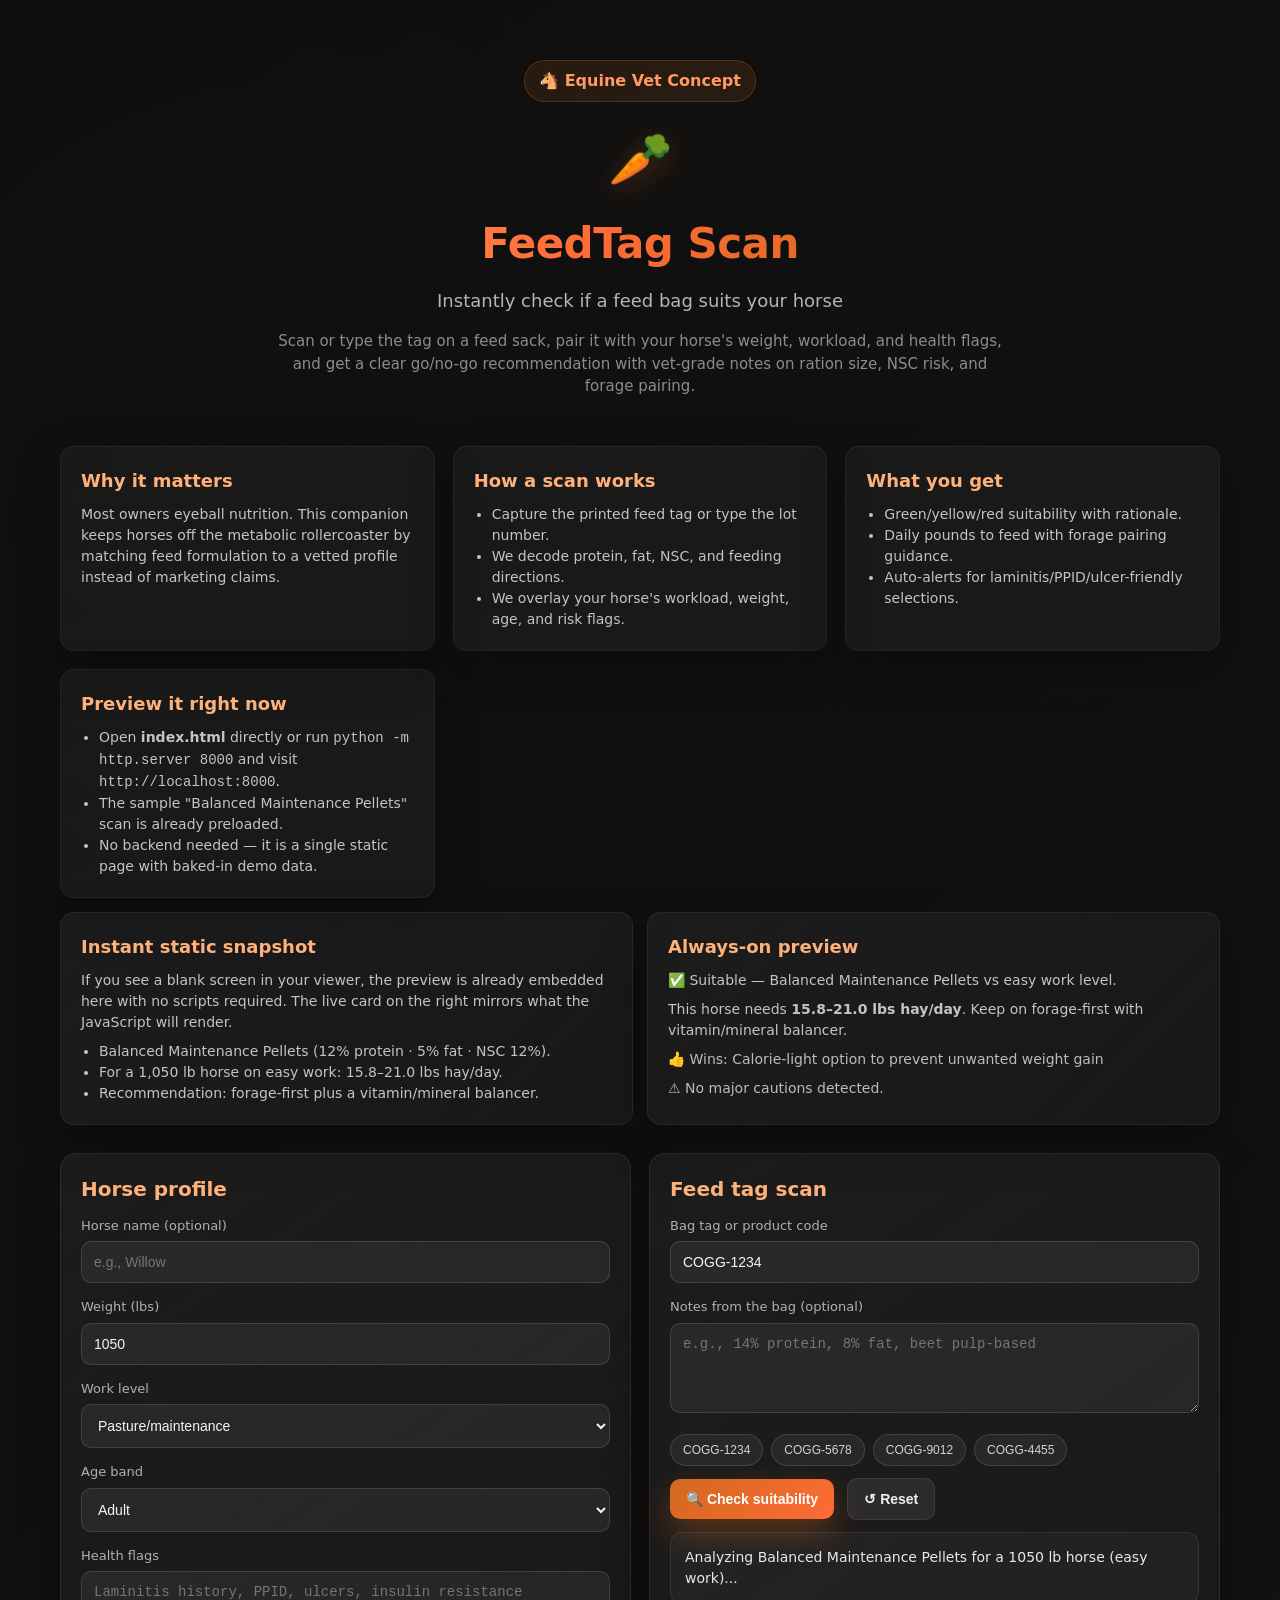
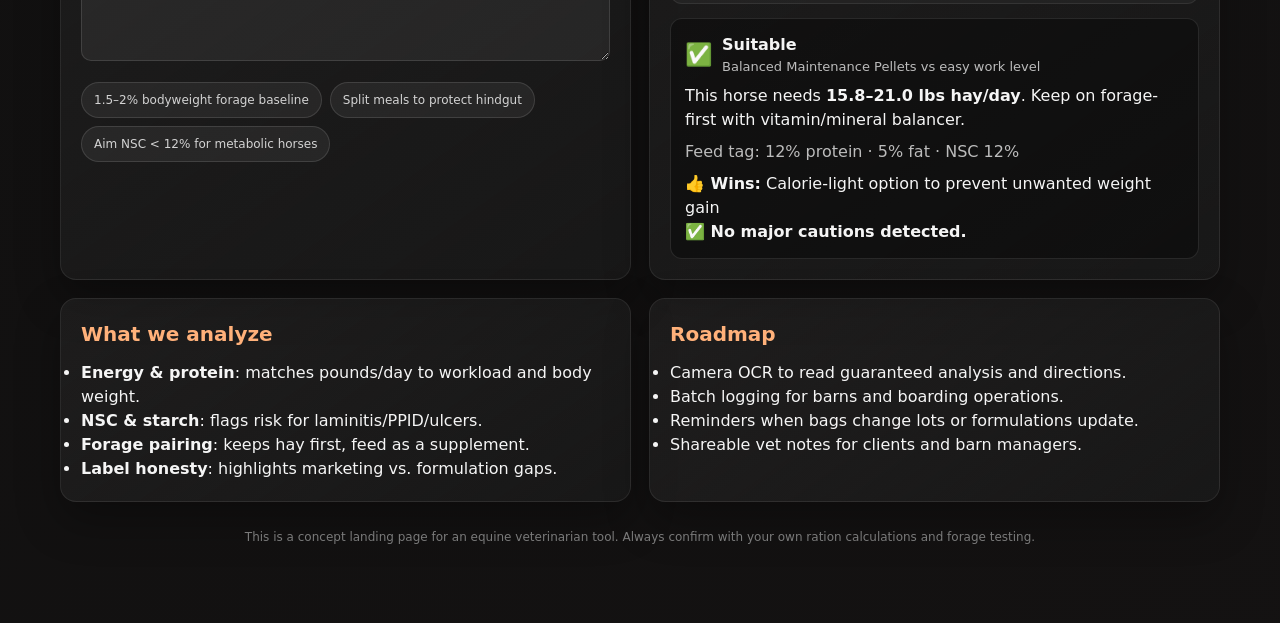
<file: index.html>
<!DOCTYPE html>
<html lang="en">
<head>
    <meta charset="UTF-8">
    <meta name="viewport" content="width=device-width, initial-scale=1.0">
    <title>FeedTag Scan | Horse Nutrition Companion</title>
    <style>
        * {
            margin: 0;
            padding: 0;
            box-sizing: border-box;
        }

        body {
            font-family: "Inter", "Roboto", system-ui, -apple-system, sans-serif;
            background: radial-gradient(circle at 20% 20%, rgba(210, 105, 30, 0.12), transparent 25%),
                        radial-gradient(circle at 80% 10%, rgba(255, 107, 53, 0.1), transparent 25%),
                        #0f0f0f;
            color: #f5f5f5;
            padding: 0;
            overflow-x: hidden;
            line-height: 1.5;
        }

        .app {
            width: 100vw;
            min-height: 100vh;
            display: flex;
            flex-direction: column;
            align-items: center;
            background: linear-gradient(145deg, rgba(15, 15, 15, 0.94), rgba(20, 18, 18, 0.95));
        }

        .content {
            width: min(1200px, 100%);
            padding: 60px 20px 80px;
        }

        .header {
            text-align: center;
            margin-bottom: 48px;
        }

        .badge {
            display: inline-flex;
            align-items: center;
            gap: 8px;
            padding: 8px 14px;
            border-radius: 999px;
            background: rgba(210, 105, 30, 0.12);
            color: #ff9b60;
            font-weight: 600;
            margin-bottom: 18px;
            border: 1px solid rgba(210, 105, 30, 0.3);
        }

        .logo {
            font-size: 52px;
            margin-bottom: 14px;
            filter: drop-shadow(0 6px 14px rgba(210, 105, 30, 0.35));
        }

        .title {
            font-size: clamp(32px, 5vw, 42px);
            font-weight: 800;
            margin-bottom: 12px;
            letter-spacing: -0.5px;
            background: linear-gradient(120deg, #ffb17a, #ff6b35 45%, #d2691e 80%);
            -webkit-background-clip: text;
            -webkit-text-fill-color: transparent;
        }

        .subtitle {
            font-size: 18px;
            color: #b5b5b5;
            margin-bottom: 16px;
        }

        .description {
            font-size: 15px;
            color: #8c8c8c;
            max-width: 740px;
            margin: 0 auto;
        }

        .grid {
            display: grid;
            grid-template-columns: repeat(auto-fit, minmax(280px, 1fr));
            gap: 18px;
            margin: 32px 0 14px;
        }

        .card { 
            background: rgba(255, 255, 255, 0.04);
            border: 1px solid rgba(255, 255, 255, 0.06);
            border-radius: 14px;
            padding: 20px;
            box-shadow: 0 18px 45px rgba(0, 0, 0, 0.28);
        }

        .snapshot {
            display: grid;
            grid-template-columns: repeat(auto-fit, minmax(260px, 1fr));
            gap: 14px;
            margin-top: 14px;
        }

        .snapshot .card {
            background: linear-gradient(135deg, rgba(255, 255, 255, 0.05), rgba(25, 25, 25, 0.92));
        }

        .card h3 {
            font-size: 18px;
            margin-bottom: 10px;
            color: #ffb17a;
        }

        .card p, .card ul {
            color: #c4c4c4;
            font-size: 14px;
        }

        .card ul {
            padding-left: 18px;
            margin-top: 8px;
        }

        .panel {
            margin-top: 28px;
            display: grid;
            grid-template-columns: repeat(auto-fit, minmax(320px, 1fr));
            gap: 18px;
        }

        .callout {
            margin: 18px 0;
            padding: 16px;
            border-radius: 12px;
            border: 1px solid rgba(255, 255, 255, 0.12);
            background: rgba(255, 255, 255, 0.04);
            color: #d9d9d9;
            font-size: 14px;
        }

        .callout strong {
            color: #ffb17a;
        }

        .panel-card {
            background: linear-gradient(145deg, rgba(255, 255, 255, 0.05), rgba(25, 25, 25, 0.9));
            border: 1px solid rgba(255, 255, 255, 0.08);
            border-radius: 16px;
            padding: 20px;
            box-shadow: 0 18px 45px rgba(0, 0, 0, 0.32);
        }

        .panel-card h2 {
            margin-bottom: 12px;
            font-size: 20px;
            color: #ffb17a;
        }

        label {
            display: block;
            font-size: 13px;
            color: #b0b0b0;
            margin-bottom: 6px;
        }

        input, select, textarea {
            width: 100%;
            padding: 12px;
            border-radius: 10px;
            border: 1px solid rgba(255, 255, 255, 0.12);
            background: rgba(255, 255, 255, 0.06);
            color: #f5f5f5;
            font-size: 14px;
            margin-bottom: 14px;
        }

        textarea {
            min-height: 90px;
            resize: vertical;
        }

        .btn {
            display: inline-flex;
            align-items: center;
            gap: 8px;
            background: linear-gradient(135deg, #d2691e, #ff6b35);
            color: white;
            border: none;
            padding: 12px 16px;
            border-radius: 10px;
            font-size: 14px;
            font-weight: 700;
            cursor: pointer;
            transition: transform 0.15s ease, box-shadow 0.15s ease;
            box-shadow: 0 14px 32px rgba(210, 105, 30, 0.35);
        }

        .btn.secondary {
            background: rgba(255, 255, 255, 0.08);
            color: #f0f0f0;
            box-shadow: none;
            border: 1px solid rgba(255, 255, 255, 0.08);
        }

        .btn:hover {
            transform: translateY(-1px);
            box-shadow: 0 16px 32px rgba(210, 105, 30, 0.38);
        }

        .status {
            margin-top: 12px;
            padding: 14px;
            border-radius: 12px;
            background: rgba(255, 255, 255, 0.04);
            border: 1px solid rgba(255, 255, 255, 0.08);
            color: #e8e8e8;
            font-size: 14px;
        }

        .status strong {
            color: #ffb17a;
        }

        .result {
            margin-top: 14px;
            padding: 14px;
            border-radius: 12px;
            border: 1px solid rgba(255, 255, 255, 0.1);
            background: rgba(0, 0, 0, 0.35);
        }

        .pill-row {
            display: flex;
            gap: 8px;
            flex-wrap: wrap;
            margin-bottom: 12px;
        }

        .pill {
            padding: 8px 12px;
            border-radius: 999px;
            border: 1px solid rgba(255, 255, 255, 0.12);
            background: rgba(255, 255, 255, 0.06);
            font-size: 12px;
            color: #d3d3d3;
        }

        .footer-note {
            margin-top: 26px;
            text-align: center;
            color: #7a7a7a;
            font-size: 12px;
        }

        @media (max-width: 640px) {
            .content { padding: 36px 16px 60px; }
            .panel { grid-template-columns: 1fr; }
        }
    </style>
</head>
<body>
    <div class="app">
        <div class="content">
            <div class="header">
                <div class="badge">🐴 Equine Vet Concept</div>
                <div class="logo">🥕</div>
                <h1 class="title">FeedTag Scan</h1>
                <p class="subtitle">Instantly check if a feed bag suits your horse</p>
                <p class="description">Scan or type the tag on a feed sack, pair it with your horse's weight, workload, and health flags, and get a clear go/no-go recommendation with vet-grade notes on ration size, NSC risk, and forage pairing.</p>
            </div>

            <div class="grid">
                <div class="card">
                    <h3>Why it matters</h3>
                    <p>Most owners eyeball nutrition. This companion keeps horses off the metabolic rollercoaster by matching feed formulation to a vetted profile instead of marketing claims.</p>
                </div>
                <div class="card">
                    <h3>How a scan works</h3>
                    <ul>
                        <li>Capture the printed feed tag or type the lot number.</li>
                        <li>We decode protein, fat, NSC, and feeding directions.</li>
                        <li>We overlay your horse's workload, weight, age, and risk flags.</li>
                    </ul>
                </div>
                <div class="card">
                    <h3>What you get</h3>
                    <ul>
                        <li>Green/yellow/red suitability with rationale.</li>
                        <li>Daily pounds to feed with forage pairing guidance.</li>
                        <li>Auto-alerts for laminitis/PPID/ulcer-friendly selections.</li>
                    </ul>
                </div>
                <div class="card">
                    <h3>Preview it right now</h3>
                    <ul>
                        <li>Open <strong>index.html</strong> directly or run <code>python -m http.server 8000</code> and visit <code>http://localhost:8000</code>.</li>
                        <li>The sample "Balanced Maintenance Pellets" scan is already preloaded.</li>
                        <li>No backend needed — it is a single static page with baked-in demo data.</li>
                    </ul>
                </div>
            </div>

            <div class="snapshot">
                <div class="card">
                    <h3>Instant static snapshot</h3>
                    <p>If you see a blank screen in your viewer, the preview is already embedded here with no scripts required. The live card on the right mirrors what the JavaScript will render.</p>
                    <ul>
                        <li>Balanced Maintenance Pellets (12% protein · 5% fat · NSC 12%).</li>
                        <li>For a 1,050 lb horse on easy work: 15.8–21.0 lbs hay/day.</li>
                        <li>Recommendation: forage-first plus a vitamin/mineral balancer.</li>
                    </ul>
                </div>
                <div class="card">
                    <h3>Always-on preview</h3>
                    <p style="margin-bottom:8px;">✅ Suitable — Balanced Maintenance Pellets vs easy work level.</p>
                    <p style="margin-bottom:8px;">This horse needs <strong>15.8–21.0 lbs hay/day</strong>. Keep on forage-first with vitamin/mineral balancer.</p>
                    <p style="margin-bottom:8px; color:#bcbcbc;">👍 Wins: Calorie-light option to prevent unwanted weight gain</p>
                    <p style="margin:0; color:#bcbcbc;">⚠️ No major cautions detected.</p>
                </div>
            </div>

            <noscript>
                <div class="callout">
                    <strong>Instant preview (no scripts required):</strong> You should already see the sample suitability snapshot for Balanced Maintenance Pellets below. If JavaScript is disabled, this static preview stays visible so you can review the concept without running any code.
                </div>
            </noscript>

            <div class="panel">
                <div class="panel-card">
                    <h2>Horse profile</h2>
                    <label for="horseName">Horse name (optional)</label>
                    <input id="horseName" type="text" placeholder="e.g., Willow"> 

                    <label for="weight">Weight (lbs)</label>
                    <input id="weight" type="number" min="400" max="1800" placeholder="1050" value="1050">

                    <label for="workload">Work level</label>
                    <select id="workload">
                        <option value="easy">Pasture/maintenance</option>
                        <option value="light">Light (2-3 rides/week)</option>
                        <option value="moderate">Moderate (lessons, low-level shows)</option>
                        <option value="intense">Intense (eventing/barrels)</option>
                    </select>

                    <label for="age">Age band</label>
                    <select id="age">
                        <option value="adult">Adult</option>
                        <option value="senior">Senior (15+)</option>
                        <option value="young">Young/rehab</option>
                    </select>

                    <label for="flags">Health flags</label>
                    <textarea id="flags" placeholder="Laminitis history, PPID, ulcers, insulin resistance"></textarea>

                    <div class="pill-row">
                        <div class="pill">1.5–2% bodyweight forage baseline</div>
                        <div class="pill">Split meals to protect hindgut</div>
                        <div class="pill">Aim NSC < 12% for metabolic horses</div>
                    </div>
                </div>

                <div class="panel-card">
                    <h2>Feed tag scan</h2>
                    <label for="tag">Bag tag or product code</label>
                    <input id="tag" type="text" placeholder="Type code from the feed tag" value="COGG-1234">

                    <label for="notes">Notes from the bag (optional)</label>
                    <textarea id="notes" placeholder="e.g., 14% protein, 8% fat, beet pulp-based"></textarea>

                    <div class="pill-row" id="sampleTags"></div>

                    <button class="btn" id="checkBtn">🔍 Check suitability</button>
                    <button class="btn secondary" id="resetBtn" style="margin-left: 8px;">↺ Reset</button>

                    <div class="status" id="status">Preview loaded with Balanced Maintenance Pellets — auto-ran on page open. Tap a sample tag to rerun.</div>
                    <div class="result" id="result">
                        <div style="display:flex;align-items:center;gap:10px;margin-bottom:8px;">
                            <div style="font-size:22px;">✅</div>
                            <div>
                                <strong>Suitable</strong>
                                <div style="color:#bcbcbc;font-size:13px;">Balanced Maintenance Pellets vs easy work level</div>
                            </div>
                        </div>
                        <p style="margin-bottom:8px;">This horse needs <strong>15.8–21.0 lbs hay/day</strong>. Keep on forage-first with vitamin/mineral balancer.</p>
                        <p style="color:#bcbcbc;margin-bottom:8px;">Feed tag: 12% protein · 5% fat · NSC 12%</p>
                        <p><strong>👍 Wins:</strong> Calorie-light option to prevent unwanted weight gain</p>
                        <p><strong>✅ No major cautions detected.</strong></p>
                    </div>
                </div>
            </div>

            <div class="panel" style="margin-top: 18px;">
                <div class="panel-card">
                    <h2>What we analyze</h2>
                    <ul>
                        <li><strong>Energy &amp; protein</strong>: matches pounds/day to workload and body weight.</li>
                        <li><strong>NSC &amp; starch</strong>: flags risk for laminitis/PPID/ulcers.</li>
                        <li><strong>Forage pairing</strong>: keeps hay first, feed as a supplement.</li>
                        <li><strong>Label honesty</strong>: highlights marketing vs. formulation gaps.</li>
                    </ul>
                </div>
                <div class="panel-card">
                    <h2>Roadmap</h2>
                    <ul>
                        <li>Camera OCR to read guaranteed analysis and directions.</li>
                        <li>Batch logging for barns and boarding operations.</li>
                        <li>Reminders when bags change lots or formulations update.</li>
                        <li>Shareable vet notes for clients and barn managers.</li>
                    </ul>
                </div>
            </div>

            <p class="footer-note">This is a concept landing page for an equine veterinarian tool. Always confirm with your own ration calculations and forage testing.</p>
        </div>
    </div>

    <script>
        document.addEventListener('DOMContentLoaded', () => {
        const feeds = {
            'COGG-1234': {
                name: 'Balanced Maintenance Pellets',
                protein: 12,
                fat: 5,
                nsc: 12,
                focus: 'easy',
                notes: 'Low NSC, beet pulp forward, vitamin/mineral balancer style',
            },
            'COGG-5678': {
                name: 'Performance Plus Mix',
                protein: 14,
                fat: 8,
                nsc: 18,
                focus: 'moderate',
                notes: 'Higher starch for glycogen replenishment; pair with alfalfa for ulcer buffer',
            },
            'COGG-9012': {
                name: 'Senior Care Complete',
                protein: 16,
                fat: 10,
                nsc: 20,
                focus: 'senior',
                notes: 'Includes pre/probiotics; soften with warm water for dentition issues',
            },
            'COGG-4455': {
                name: 'Metabolic Safe Cube',
                protein: 11,
                fat: 4,
                nsc: 10,
                focus: 'metabolic',
                notes: 'Soakable cube with chromium and magnesium; tailored for IR/PPID horses',
            },
        };

        const workloadFactors = {
            easy: 1.0,
            light: 1.1,
            moderate: 1.25,
            intense: 1.5,
        };

        const sampleTagRow = document.getElementById('sampleTags');
        Object.keys(feeds).forEach((code) => {
            const pill = document.createElement('button');
            pill.className = 'pill';
            pill.style.cursor = 'pointer';
            pill.textContent = code;
            pill.addEventListener('click', () => {
                document.getElementById('tag').value = code;
                document.getElementById('status').textContent = `Loaded sample tag ${code} (${feeds[code].name}).`;
            });
            sampleTagRow.appendChild(pill);
        });

        function estimateRation(weightLbs, workload) {
            const forageMin = weightLbs * 0.015;
            const forageMax = weightLbs * 0.02;
            const factor = workloadFactors[workload] || 1.0;
            const concentrateLbs = Math.max(0, ((factor - 1) * weightLbs) * 0.01);
            return { forageMin, forageMax, concentrateLbs, factor };
        }

        function evaluateFeed(feed, profile) {
            const { forageMin, forageMax, concentrateLbs, factor } = estimateRation(profile.weight, profile.workload);
            const riskFlags = [];
            const positives = [];

            if (profile.flags.match(/laminitis|ppid|insulin|ir|metabolic/i)) {
                if (feed.nsc > 12) riskFlags.push('NSC above 12% target for metabolic/PPID horses');
                else positives.push('NSC stays within metabolic-safe range');
            }

            if (profile.workload === 'intense' && feed.nsc < 14) {
                riskFlags.push('Energy may be low for intense work; add fat or alfalfa');
            }

            if (profile.age === 'senior' && feed.focus !== 'senior') {
                riskFlags.push('Consider a senior-formulated feed with added digestibility support');
            }

            if (feed.focus === 'metabolic') positives.push('Formulated for metabolic/IR horses');
            if (feed.focus === 'easy' && profile.workload !== 'intense') positives.push('Calorie-light option to prevent unwanted weight gain');
            if (feed.fat >= 8) positives.push('Added fat supports cool calories and topline');

            const concentrateAmount = Math.max(concentrateLbs, 2 * factor).toFixed(1);
            const recommendation = concentrateLbs < 0.5 ? 'Keep on forage-first with vitamin/mineral balancer.' : `Feed ${concentrateAmount} lbs/day split in 2-3 meals.`;

            const status = riskFlags.length ? 'caution' : 'approved';

            return {
                status,
                forageRange: `${forageMin.toFixed(1)}–${forageMax.toFixed(1)} lbs hay/day`,
                recommendation,
                positives,
                riskFlags,
                concentrateAmount,
                factor,
            };
        }

        function renderResult(summary, feed, profile) {
            const result = document.getElementById('result');
            const statusIcon = summary.status === 'approved' ? '✅' : '⚠️';
            const name = profile.horse || 'This horse';

            result.innerHTML = `
                <div style="display:flex;align-items:center;gap:10px;margin-bottom:8px;">
                    <div style="font-size:22px;">${statusIcon}</div>
                    <div>
                        <strong>${summary.status === 'approved' ? 'Suitable' : 'Use caution'}</strong>
                        <div style="color:#bcbcbc;font-size:13px;">${feed.name} vs ${profile.workload} work level</div>
                    </div>
                </div>
                <p style="margin-bottom:8px;">${name} needs <strong>${summary.forageRange}</strong>. ${summary.recommendation}</p>
                <p style="color:#bcbcbc;margin-bottom:8px;">Feed tag: ${feed.protein}% protein · ${feed.fat}% fat · NSC ${feed.nsc}%</p>
                ${summary.positives.length ? `<p><strong>👍 Wins:</strong> ${summary.positives.join('; ')}</p>` : ''}
                ${summary.riskFlags.length ? `<p><strong>⚠️ Watch:</strong> ${summary.riskFlags.join('; ')}</p>` : '<p><strong>✅ No major cautions detected.</strong></p>'}
            `;
        }

        function handleCheck() {
            const weight = parseFloat(document.getElementById('weight').value || '0');
            const workload = document.getElementById('workload').value;
            const age = document.getElementById('age').value;
            const flags = document.getElementById('flags').value.trim();
            const tag = document.getElementById('tag').value.trim().toUpperCase();
            const horse = document.getElementById('horseName').value.trim();

            const status = document.getElementById('status');
            const result = document.getElementById('result');

            if (!weight || weight < 400) {
                status.textContent = 'Please enter a realistic weight.';
                result.innerHTML = '';
                return;
            }

            const feed = feeds[tag];
            if (!feed) {
                status.textContent = 'Tag not recognized. Add the tag notes so we can map it later.';
                result.innerHTML = '';
                return;
            }

            status.textContent = `Analyzing ${feed.name} for a ${weight} lb horse (${workload} work)...`;

            const profile = { weight, workload, age, flags, horse };
            const summary = evaluateFeed(feed, profile);
            renderResult(summary, feed, profile);
        }

        function handleReset() {
            document.getElementById('horseName').value = '';
            document.getElementById('weight').value = '1050';
            document.getElementById('workload').value = 'easy';
            document.getElementById('age').value = 'adult';
            document.getElementById('flags').value = '';
            document.getElementById('tag').value = 'COGG-1234';
            document.getElementById('notes').value = '';
            document.getElementById('status').textContent = 'Ready to scan a feed tag. Use a sample code to simulate camera scanning.';
            document.getElementById('result').innerHTML = '';
        }

        document.getElementById('checkBtn').addEventListener('click', handleCheck);
        document.getElementById('resetBtn').addEventListener('click', handleReset);

        // Show an immediate preview so viewers can see how the scan result looks
        document.getElementById('status').textContent = 'Preview loaded with Balanced Maintenance Pellets — auto-ran on page open. Tap a sample tag to rerun.';
        handleCheck();
        });
    </script>
</body>
</html>
</file>
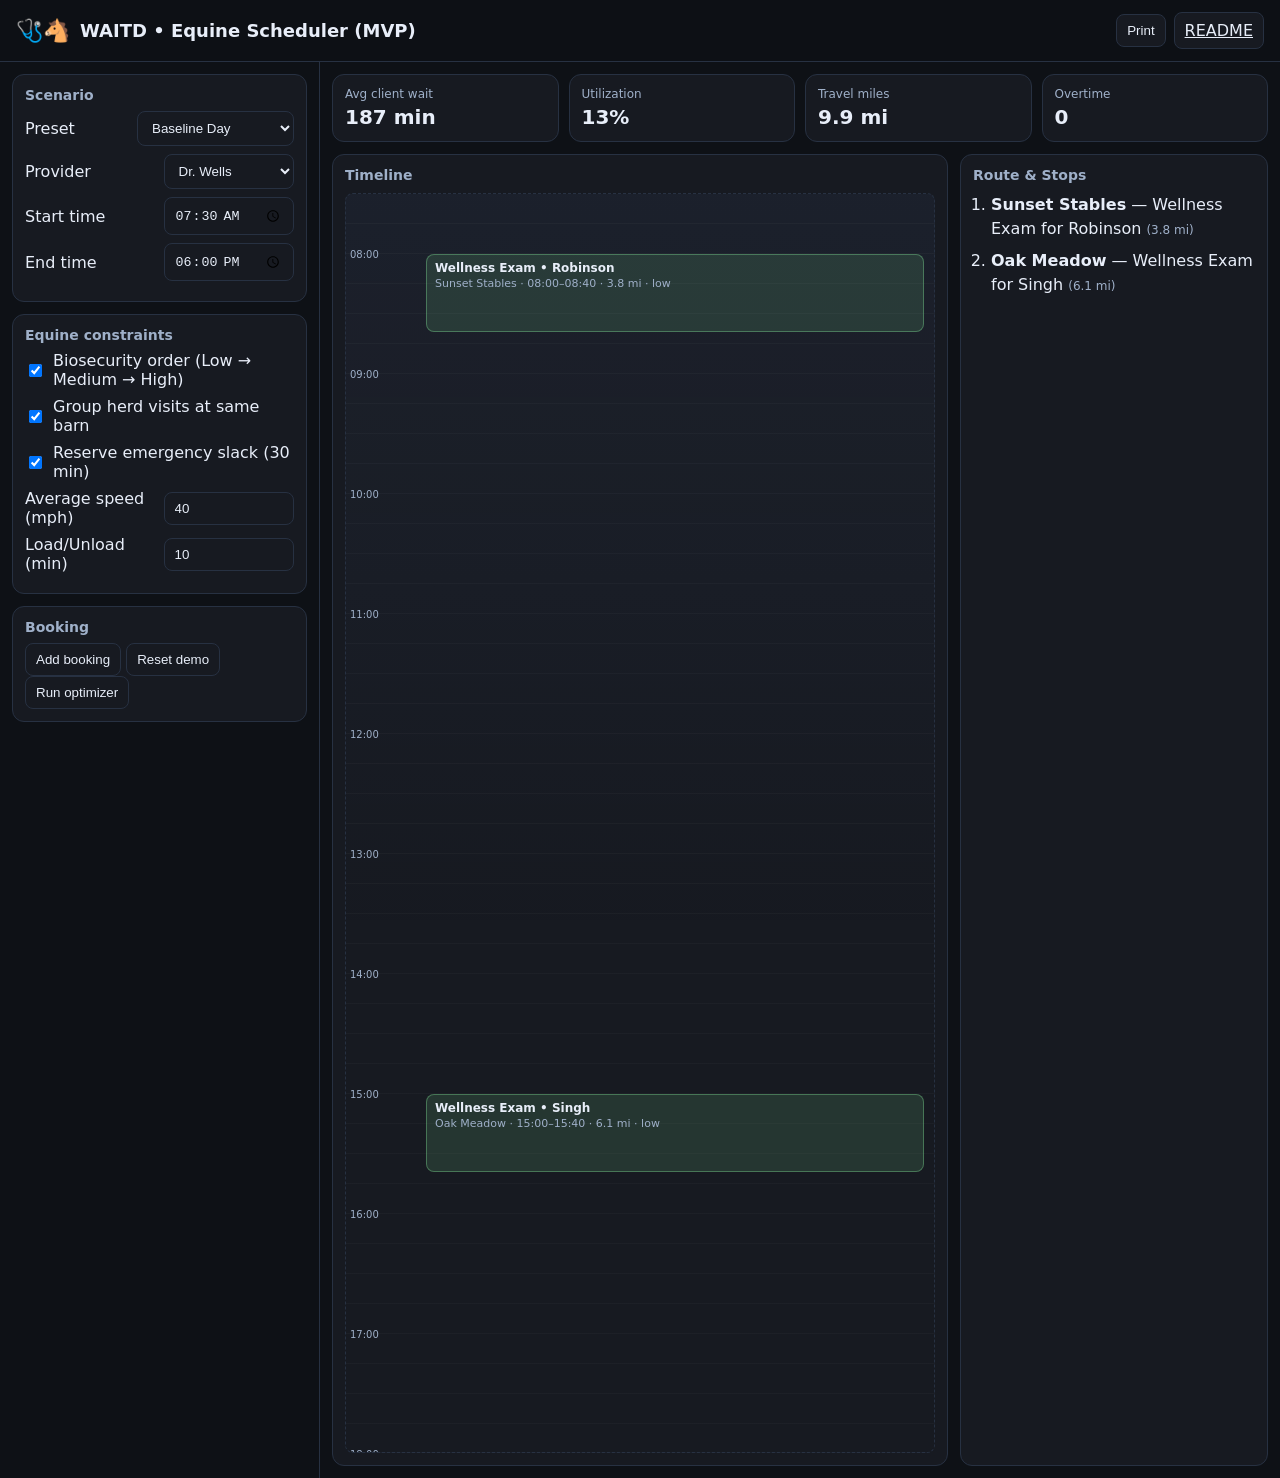
<file: waitd-mvp/index.html>
<!DOCTYPE html>
<html lang="en">
  <head>
    <meta charset="utf-8" />
    <meta name="viewport" content="width=device-width, initial-scale=1" />
    <title>WAITD MVP - Equine Scheduling Demo</title>
    <link rel="stylesheet" href="./styles.css" />
  </head>
  <body>
    <header class="app-header">
      <div class="brand">
        <span class="logo">🩺🐴</span>
        <h1>WAITD • Equine Scheduler (MVP)</h1>
      </div>
      <div class="header-actions">
        <button id="btn-print" title="Print dashboard">Print</button>
        <a class="link" href="./README.md" target="_blank">README</a>
      </div>
    </header>

    <main class="layout">
      <aside class="sidebar">
        <section class="panel">
          <h2>Scenario</h2>
          <label>
            <span>Preset</span>
            <select id="scenario-select">
              <option value="baseline" selected>Baseline Day</option>
              <option value="midday-emergency">Midday Emergency</option>
              <option value="herd-day">Herd Visit Day</option>
            </select>
          </label>
          <label>
            <span>Provider</span>
            <select id="provider-select"></select>
          </label>
          <label>
            <span>Start time</span>
            <input id="start-time" type="time" value="07:30" />
          </label>
          <label>
            <span>End time</span>
            <input id="end-time" type="time" value="18:00" />
          </label>
        </section>

        <section class="panel">
          <h2>Equine constraints</h2>
          <label class="checkbox">
            <input id="chk-biosecurity" type="checkbox" checked />
            <span>Biosecurity order (Low → Medium → High)</span>
          </label>
          <label class="checkbox">
            <input id="chk-herd-grouping" type="checkbox" checked />
            <span>Group herd visits at same barn</span>
          </label>
          <label class="checkbox">
            <input id="chk-emergency-slack" type="checkbox" checked />
            <span>Reserve emergency slack (30 min)</span>
          </label>
          <label>
            <span>Average speed (mph)</span>
            <input id="speed-mph" type="number" min="10" max="70" value="40" />
          </label>
          <label>
            <span>Load/Unload (min)</span>
            <input id="load-min" type="number" min="0" max="60" value="10" />
          </label>
        </section>

        <section class="panel">
          <h2>Booking</h2>
          <button id="btn-add-booking">Add booking</button>
          <button id="btn-reset">Reset demo</button>
          <button id="btn-run">Run optimizer</button>
        </section>
      </aside>

      <section class="content">
        <section class="kpis">
          <div class="kpi"><div class="kpi-label">Avg client wait</div><div id="kpi-wait" class="kpi-value">–</div></div>
          <div class="kpi"><div class="kpi-label">Utilization</div><div id="kpi-util" class="kpi-value">–</div></div>
          <div class="kpi"><div class="kpi-label">Travel miles</div><div id="kpi-miles" class="kpi-value">–</div></div>
          <div class="kpi"><div class="kpi-label">Overtime</div><div id="kpi-ot" class="kpi-value">–</div></div>
        </section>

        <section class="board">
          <div class="board-col">
            <h3>Timeline</h3>
            <div id="timeline" class="timeline"></div>
          </div>
          <div class="board-col">
            <h3>Route & Stops</h3>
            <ol id="stops" class="stops"></ol>
          </div>
        </section>
      </section>
    </main>

    <div id="modal" class="modal hidden" role="dialog" aria-modal="true">
      <div class="modal-card">
        <header class="modal-header">
          <h3>New booking</h3>
          <button id="modal-close" aria-label="Close">✕</button>
        </header>
        <div class="modal-body">
          <label>
            <span>Owner</span>
            <input id="bk-owner" type="text" placeholder="e.g., Joe Robinson" />
          </label>
          <label>
            <span>Farm</span>
            <select id="bk-farm"></select>
          </label>
          <label>
            <span>Appointment type</span>
            <select id="bk-type"></select>
          </label>
          <label>
            <span>Preferred window</span>
            <select id="bk-window">
              <option value="08:00-10:00">08:00–10:00</option>
              <option value="10:00-12:00">10:00–12:00</option>
              <option value="13:00-15:00">13:00–15:00</option>
              <option value="15:00-17:00">15:00–17:00</option>
            </select>
          </label>
        </div>
        <footer class="modal-footer">
          <button id="bk-submit">Add</button>
        </footer>
      </div>
    </div>

    <script src="./app.js"></script>
  </body>
</html>
</file>
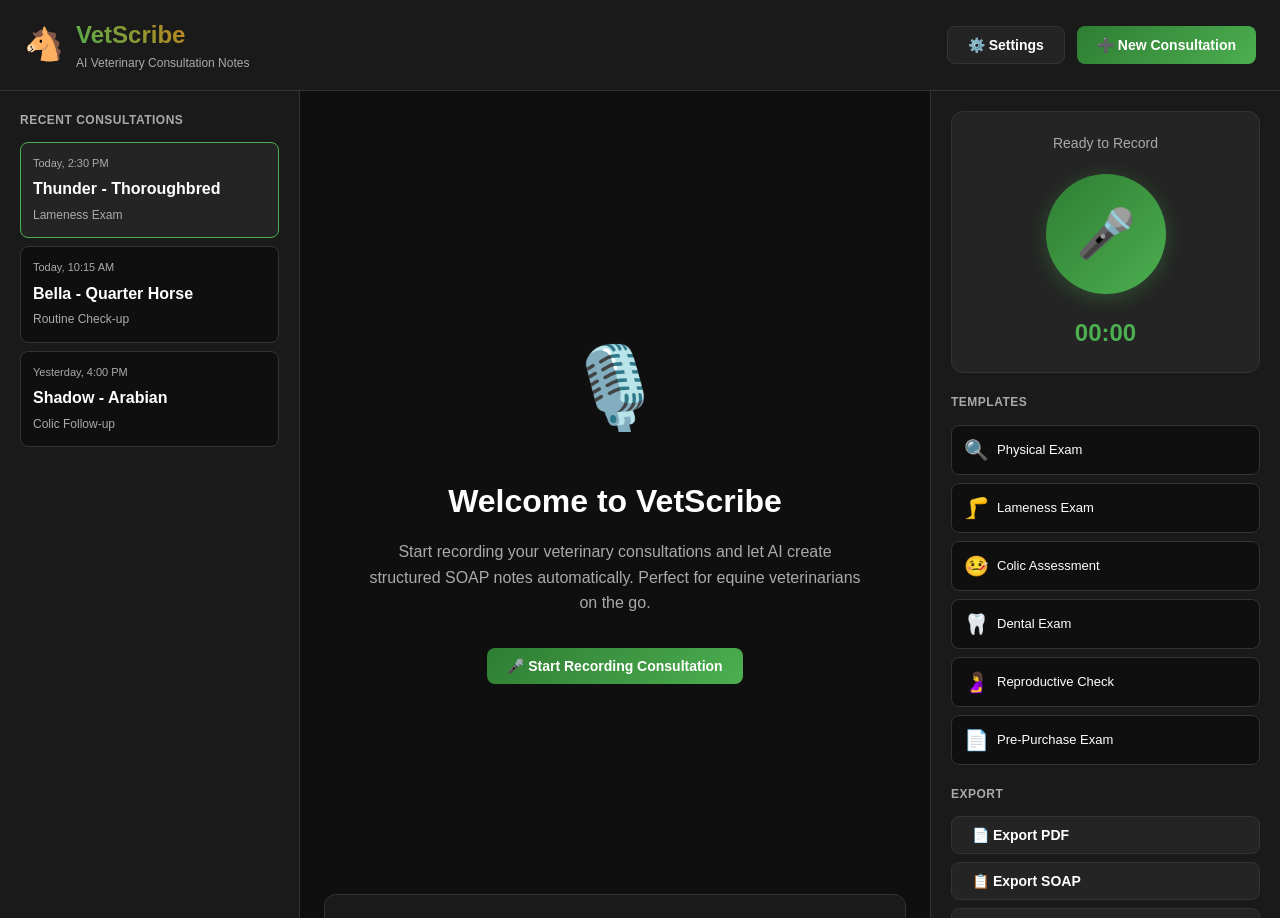
<file: vet-notes.html>
<!DOCTYPE html>
<html lang="en">
<head>
    <meta charset="UTF-8">
    <meta name="viewport" content="width=device-width, initial-scale=1.0">
    <title>VetScribe - AI Veterinary Consultation Notes</title>
    
    <style>
        * {
            margin: 0;
            padding: 0;
            box-sizing: border-box;
        }

        :root {
            --primary: #2E7D32;
            --primary-light: #4CAF50;
            --primary-dark: #1B5E20;
            --accent: #FF6F00;
            --bg: #0f0f0f;
            --surface: #1a1a1a;
            --surface-elevated: #242424;
            --text: #ffffff;
            --text-secondary: #aaaaaa;
            --border: #333333;
            --error: #f44336;
            --success: #4CAF50;
        }

        body {
            font-family: -apple-system, BlinkMacSystemFont, "Segoe UI", Roboto, sans-serif;
            background: var(--bg);
            color: var(--text);
            line-height: 1.6;
        }
        
        .app {
            max-width: 1400px;
            margin: 0 auto;
            min-height: 100vh;
        }
        
        /* Header */
        .header {
            background: var(--surface);
            border-bottom: 1px solid var(--border);
            padding: 16px 24px;
            display: flex;
            align-items: center;
            justify-content: space-between;
            position: sticky;
            top: 0;
            z-index: 100;
        }
        
        .logo-section {
            display: flex;
            align-items: center;
            gap: 12px;
        }
        
        .logo {
            font-size: 32px;
        }
        
        .brand {
            display: flex;
            flex-direction: column;
        }
        
        .brand-name {
            font-size: 24px;
            font-weight: 700;
            background: linear-gradient(45deg, var(--primary-light), var(--accent));
            -webkit-background-clip: text;
            -webkit-text-fill-color: transparent;
            background-clip: text;
        }
        
        .brand-tagline {
            font-size: 12px;
            color: var(--text-secondary);
        }
        
        .header-actions {
            display: flex;
            gap: 12px;
        }
        
        /* Main Layout */
        .main {
            display: grid;
            grid-template-columns: 300px 1fr 350px;
            gap: 0;
            height: calc(100vh - 73px);
        }
        
        /* Sidebar */
        .sidebar {
            background: var(--surface);
            border-right: 1px solid var(--border);
            overflow-y: auto;
            padding: 20px;
        }
        
        .sidebar-section {
            margin-bottom: 24px;
        }
        
        .section-title {
            font-size: 12px;
            font-weight: 600;
            color: var(--text-secondary);
            text-transform: uppercase;
            letter-spacing: 0.5px;
            margin-bottom: 12px;
        }
        
        .consultation-list {
            display: flex;
            flex-direction: column;
            gap: 8px;
        }
        
        .consultation-item {
            padding: 12px;
            background: var(--bg);
            border: 1px solid var(--border);
            border-radius: 8px;
            cursor: pointer;
            transition: all 0.2s;
        }
        
        .consultation-item:hover {
            background: var(--surface-elevated);
            border-color: var(--primary);
        }
        
        .consultation-item.active {
            background: var(--surface-elevated);
            border-color: var(--primary-light);
        }
        
        .consultation-date {
            font-size: 11px;
            color: var(--text-secondary);
        }
        
        .consultation-patient {
            font-weight: 600;
            margin: 4px 0;
        }
        
        .consultation-type {
            font-size: 12px;
            color: var(--text-secondary);
        }
        
        /* Main Content */
        .content {
            background: var(--bg);
            overflow-y: auto;
            padding: 24px;
        }
        
        .welcome-state {
            display: flex;
            flex-direction: column;
            align-items: center;
            justify-content: center;
            height: 100%;
            text-align: center;
            padding: 40px;
        }
        
        .welcome-icon {
            font-size: 80px;
            margin-bottom: 24px;
        }
        
        .welcome-title {
            font-size: 32px;
            font-weight: 700;
            margin-bottom: 12px;
        }
        
        .welcome-text {
            font-size: 16px;
            color: var(--text-secondary);
            max-width: 500px;
            margin-bottom: 32px;
        }
        
        .note-view {
            display: none;
        }
        
        .note-view.active {
            display: block;
        }
        
        .patient-header {
            background: var(--surface);
            border: 1px solid var(--border);
            border-radius: 12px;
            padding: 24px;
            margin-bottom: 24px;
        }
        
        .patient-name {
            font-size: 28px;
            font-weight: 700;
            margin-bottom: 8px;
        }
        
        .patient-details {
            display: grid;
            grid-template-columns: repeat(auto-fit, minmax(200px, 1fr));
            gap: 16px;
            margin-top: 16px;
        }
        
        .detail-item {
            display: flex;
            flex-direction: column;
            gap: 4px;
        }
        
        .detail-label {
            font-size: 11px;
            color: var(--text-secondary);
            text-transform: uppercase;
            letter-spacing: 0.5px;
        }
        
        .detail-value {
            font-size: 14px;
            font-weight: 500;
        }
        
        .note-section {
            background: var(--surface);
            border: 1px solid var(--border);
            border-radius: 12px;
            padding: 24px;
            margin-bottom: 16px;
        }
        
        .note-section-header {
            display: flex;
            align-items: center;
            gap: 12px;
            margin-bottom: 16px;
        }
        
        .note-section-title {
            font-size: 18px;
            font-weight: 600;
        }
        
        .note-section-badge {
            font-size: 11px;
            padding: 4px 8px;
            background: rgba(76, 175, 80, 0.2);
            color: var(--primary-light);
            border-radius: 4px;
            text-transform: uppercase;
            letter-spacing: 0.5px;
        }
        
        .note-content {
            color: var(--text);
            line-height: 1.8;
            font-size: 15px;
        }
        
        .note-content p {
            margin-bottom: 12px;
        }
        
        .note-content ul {
            margin-left: 20px;
            margin-bottom: 12px;
        }
        
        .note-content li {
            margin-bottom: 6px;
        }
        
        /* Right Panel */
        .right-panel {
            background: var(--surface);
            border-left: 1px solid var(--border);
            overflow-y: auto;
            padding: 20px;
        }
        
        .recording-section {
            background: var(--surface-elevated);
            border: 1px solid var(--border);
            border-radius: 12px;
            padding: 20px;
            margin-bottom: 20px;
            text-align: center;
        }
        
        .record-button {
            width: 120px;
            height: 120px;
            border-radius: 50%;
            background: linear-gradient(135deg, var(--primary), var(--primary-light));
            border: none;
            cursor: pointer;
            display: flex;
            align-items: center;
            justify-content: center;
            margin: 20px auto;
            font-size: 48px;
            transition: all 0.3s;
            box-shadow: 0 4px 20px rgba(76, 175, 80, 0.3);
        }
        
        .record-button:hover {
            transform: scale(1.05);
            box-shadow: 0 6px 30px rgba(76, 175, 80, 0.4);
        }
        
        .record-button.recording {
            background: var(--error);
            animation: pulse 1.5s infinite;
        }
        
        @keyframes pulse {
            0%, 100% { opacity: 1; }
            50% { opacity: 0.7; }
        }
        
        .recording-status {
            font-size: 14px;
            color: var(--text-secondary);
            margin-bottom: 12px;
        }
        
        .recording-time {
            font-size: 24px;
            font-weight: 600;
            color: var(--primary-light);
            font-variant-numeric: tabular-nums;
        }
        
        .recording-time.active {
            color: var(--error);
        }
        
        .template-section {
            margin-bottom: 20px;
        }
        
        .template-buttons {
            display: flex;
            flex-direction: column;
            gap: 8px;
        }
        
        .template-btn {
            padding: 12px;
            background: var(--bg);
            border: 1px solid var(--border);
            border-radius: 8px;
            color: var(--text);
            cursor: pointer;
            text-align: left;
            transition: all 0.2s;
            font-size: 13px;
            display: flex;
            align-items: center;
            gap: 8px;
        }
        
        .template-btn:hover {
            background: var(--surface-elevated);
            border-color: var(--primary);
        }
        
        .template-icon {
            font-size: 20px;
        }
        
        /* Buttons */
        .btn {
            padding: 10px 20px;
            border-radius: 8px;
            border: none;
            font-size: 14px;
            font-weight: 600;
            cursor: pointer;
            transition: all 0.2s;
            display: inline-flex;
            align-items: center;
            gap: 8px;
        }
        
        .btn-primary {
            background: linear-gradient(135deg, var(--primary), var(--primary-light));
            color: white;
        }
        
        .btn-primary:hover {
            transform: translateY(-1px);
            box-shadow: 0 4px 12px rgba(76, 175, 80, 0.3);
        }
        
        .btn-secondary {
            background: var(--surface-elevated);
            color: var(--text);
            border: 1px solid var(--border);
        }
        
        .btn-secondary:hover {
            background: var(--surface);
        }
        
        .export-buttons {
            display: flex;
            flex-direction: column;
            gap: 8px;
            margin-top: 12px;
        }
        
        /* Responsive */
        @media (max-width: 1200px) {
            .main {
                grid-template-columns: 250px 1fr 300px;
            }
        }
        
        @media (max-width: 900px) {
            .main {
                grid-template-columns: 1fr;
            }
            
            .sidebar,
            .right-panel {
                display: none;
            }
        }
        
        /* Transcript */
        .transcript-section {
            margin-top: 20px;
        }
        
        .transcript-content {
            background: var(--bg);
            border: 1px solid var(--border);
            border-radius: 8px;
            padding: 16px;
            max-height: 300px;
            overflow-y: auto;
            font-size: 13px;
            line-height: 1.6;
            color: var(--text-secondary);
        }
        
        .timestamp {
            color: var(--primary-light);
            font-weight: 600;
            margin-right: 8px;
        }
    </style>
</head>
<body>
    <div class="app">
        <!-- Header -->
        <div class="header">
            <div class="logo-section">
                <div class="logo">🐴</div>
                <div class="brand">
                    <div class="brand-name">VetScribe</div>
                    <div class="brand-tagline">AI Veterinary Consultation Notes</div>
                </div>
            </div>
            <div class="header-actions">
                <button class="btn btn-secondary" onclick="showSettings()">
                    ⚙️ Settings
                </button>
                <button class="btn btn-primary" onclick="newConsultation()">
                    ➕ New Consultation
                </button>
            </div>
        </div>
        
        <!-- Main Layout -->
        <div class="main">
            <!-- Sidebar -->
            <div class="sidebar">
                <div class="sidebar-section">
                    <div class="section-title">Recent Consultations</div>
                    <div class="consultation-list" id="consultationList">
                        <div class="consultation-item active" onclick="loadConsultation('demo')">
                            <div class="consultation-date">Today, 2:30 PM</div>
                            <div class="consultation-patient">Thunder - Thoroughbred</div>
                            <div class="consultation-type">Lameness Exam</div>
                        </div>
                        <div class="consultation-item" onclick="loadConsultation('demo2')">
                            <div class="consultation-date">Today, 10:15 AM</div>
                            <div class="consultation-patient">Bella - Quarter Horse</div>
                            <div class="consultation-type">Routine Check-up</div>
                        </div>
                        <div class="consultation-item" onclick="loadConsultation('demo3')">
                            <div class="consultation-date">Yesterday, 4:00 PM</div>
                            <div class="consultation-patient">Shadow - Arabian</div>
                            <div class="consultation-type">Colic Follow-up</div>
                        </div>
                    </div>
                </div>
            </div>
            
            <!-- Main Content -->
            <div class="content">
                <div class="welcome-state" id="welcomeState">
                    <div class="welcome-icon">🎙️</div>
                    <div class="welcome-title">Welcome to VetScribe</div>
                    <div class="welcome-text">
                        Start recording your veterinary consultations and let AI create structured SOAP notes automatically.
                        Perfect for equine veterinarians on the go.
                    </div>
                    <button class="btn btn-primary" onclick="newConsultation()">
                        🎤 Start Recording Consultation
                    </button>
                </div>
                
                <div class="note-view active" id="noteView">
                    <div class="patient-header">
                        <div class="patient-name">Thunder</div>
                        <div class="patient-details">
                            <div class="detail-item">
                                <div class="detail-label">Breed</div>
                                <div class="detail-value">Thoroughbred</div>
                            </div>
                            <div class="detail-item">
                                <div class="detail-label">Age</div>
                                <div class="detail-value">8 years old</div>
                            </div>
                            <div class="detail-item">
                                <div class="detail-label">Owner</div>
                                <div class="detail-value">Sarah Johnson</div>
                            </div>
                            <div class="detail-item">
                                <div class="detail-label">Date</div>
                                <div class="detail-value">Oct 17, 2025 - 2:30 PM</div>
                            </div>
                            <div class="detail-item">
                                <div class="detail-label">Location</div>
                                <div class="detail-value">Meadowbrook Farm</div>
                            </div>
                            <div class="detail-item">
                                <div class="detail-label">Consultation Type</div>
                                <div class="detail-value">Lameness Examination</div>
                            </div>
                        </div>
                    </div>
                    
                    <div class="note-section">
                        <div class="note-section-header">
                            <div class="note-section-title">📋 Subjective</div>
                            <div class="note-section-badge">SOAP</div>
                        </div>
                        <div class="note-content">
                            <p><strong>Chief Complaint:</strong> Right front limb lameness, grade 2/5, noticed 3 days ago after training session.</p>
                            <p><strong>History:</strong> Owner reports Thunder was working well during dressage training when he suddenly became reluctant to extend the right front leg. No witnessed trauma. Horse has been resting in paddock since onset. No previous history of lameness.</p>
                            <p><strong>Recent Changes:</strong> Increased training intensity two weeks prior to event. New farrier visit 10 days ago.</p>
                        </div>
                    </div>
                    
                    <div class="note-section">
                        <div class="note-section-header">
                            <div class="note-section-title">🔍 Objective</div>
                        </div>
                        <div class="note-content">
                            <p><strong>Visual Examination:</strong></p>
                            <ul>
                                <li>No visible swelling or heat in distal limb</li>
                                <li>Mild sensitivity on digital palpation of flexor tendons</li>
                                <li>No increased digital pulse</li>
                                <li>Normal hoof temperature</li>
                            </ul>
                            <p><strong>Gait Analysis:</strong></p>
                            <ul>
                                <li>Lameness grade 2/5 at walk, more pronounced at trot</li>
                                <li>Positive response to flexion test (right front fetlock)</li>
                                <li>Lameness improves on soft ground</li>
                            </ul>
                            <p><strong>Vital Signs:</strong> TPR within normal limits. General body condition score 6/9.</p>
                        </div>
                    </div>
                    
                    <div class="note-section">
                        <div class="note-section-header">
                            <div class="note-section-title">🩺 Assessment</div>
                        </div>
                        <div class="note-content">
                            <p><strong>Primary Diagnosis:</strong> Suspected superficial digital flexor tendon strain (right front limb)</p>
                            <p><strong>Differential Diagnoses:</strong></p>
                            <ul>
                                <li>Suspensory ligament desmitis</li>
                                <li>Fetlock joint pathology</li>
                                <li>Distal limb soft tissue injury</li>
                            </ul>
                            <p><strong>Recommended Diagnostics:</strong> Ultrasound examination of flexor tendons and suspensory ligament recommended to confirm diagnosis and assess severity.</p>
                        </div>
                    </div>
                    
                    <div class="note-section">
                        <div class="note-section-header">
                            <div class="note-section-title">💊 Plan</div>
                        </div>
                        <div class="note-content">
                            <p><strong>Immediate Treatment:</strong></p>
                            <ul>
                                <li>Stall rest with hand walking only (10 minutes 2x daily)</li>
                                <li>Cold therapy: 20 minutes 3x daily for 5 days</li>
                                <li>NSAIDs: Phenylbutazone 2g PO q12h for 7 days</li>
                                <li>Support bandaging when not being cold-hosed</li>
                            </ul>
                            <p><strong>Follow-up Care:</strong></p>
                            <ul>
                                <li>Schedule ultrasound examination in 3 days</li>
                                <li>Re-evaluation in 2 weeks</li>
                                <li>Rehabilitation protocol to be determined based on ultrasound findings</li>
                            </ul>
                            <p><strong>Client Education:</strong> Discussed importance of rest period, monitoring for progression, and realistic timeline for return to work (likely 6-12 weeks depending on severity).</p>
                            <p><strong>Prognosis:</strong> Good to guarded depending on ultrasound findings.</p>
                        </div>
                    </div>
                </div>
            </div>
            
            <!-- Right Panel -->
            <div class="right-panel">
                <div class="recording-section">
                    <div class="recording-status">Ready to Record</div>
                    <button class="record-button" id="recordBtn" onclick="toggleRecording()">
                        🎤
                    </button>
                    <div class="recording-time" id="recordingTime">00:00</div>
                </div>
                
                <div class="template-section">
                    <div class="section-title">Templates</div>
                    <div class="template-buttons">
                        <button class="template-btn" onclick="useTemplate('examination')">
                            <span class="template-icon">🔍</span>
                            <span>Physical Exam</span>
                        </button>
                        <button class="template-btn" onclick="useTemplate('lameness')">
                            <span class="template-icon">🦵</span>
                            <span>Lameness Exam</span>
                        </button>
                        <button class="template-btn" onclick="useTemplate('colic')">
                            <span class="template-icon">🤒</span>
                            <span>Colic Assessment</span>
                        </button>
                        <button class="template-btn" onclick="useTemplate('dental')">
                            <span class="template-icon">🦷</span>
                            <span>Dental Exam</span>
                        </button>
                        <button class="template-btn" onclick="useTemplate('reproductive')">
                            <span class="template-icon">🤰</span>
                            <span>Reproductive Check</span>
                        </button>
                        <button class="template-btn" onclick="useTemplate('prepurchase')">
                            <span class="template-icon">📄</span>
                            <span>Pre-Purchase Exam</span>
                        </button>
                    </div>
                </div>
                
                <div class="sidebar-section">
                    <div class="section-title">Export</div>
                    <div class="export-buttons">
                        <button class="btn btn-secondary" onclick="exportPDF()">
                            📄 Export PDF
                        </button>
                        <button class="btn btn-secondary" onclick="exportSOAP()">
                            📋 Export SOAP
                        </button>
                        <button class="btn btn-secondary" onclick="sendToEMR()">
                            💾 Send to EMR
                        </button>
                    </div>
                </div>
                
                <div class="transcript-section">
                    <div class="section-title">Live Transcript</div>
                    <div class="transcript-content" id="transcript">
                        <p style="color: #666; font-style: italic;">Transcript will appear here during recording...</p>
                    </div>
                </div>
            </div>
        </div>
    </div>
    
    <script>
        console.log('🐴 VetScribe initializing...');
        
        let isRecording = false;
        let recordingStartTime = null;
        let recordingInterval = null;
        let mediaRecorder = null;
        let audioChunks = [];
        
        function toggleRecording() {
            if (!isRecording) {
                startRecording();
            } else {
                stopRecording();
            }
        }
        
        async function startRecording() {
            try {
                const stream = await navigator.mediaDevices.getUserMedia({ audio: true });
                mediaRecorder = new MediaRecorder(stream);
                audioChunks = [];
                
                mediaRecorder.ondataavailable = (event) => {
                    audioChunks.push(event.data);
                };
                
                mediaRecorder.onstop = () => {
                    const audioBlob = new Blob(audioChunks, { type: 'audio/wav' });
                    console.log('Recording saved:', audioBlob.size, 'bytes');
                    // Here you would send to your AI transcription service
                    processRecording(audioBlob);
                };
                
                mediaRecorder.start();
                isRecording = true;
                recordingStartTime = Date.now();
                
                document.getElementById('recordBtn').classList.add('recording');
                document.getElementById('recordBtn').textContent = '⏹️';
                document.querySelector('.recording-status').textContent = 'Recording...';
                document.getElementById('recordingTime').classList.add('active');
                
                recordingInterval = setInterval(updateRecordingTime, 1000);
                
                // Simulate live transcript
                simulateTranscript();
                
                console.log('Recording started');
            } catch (error) {
                console.error('Error starting recording:', error);
                alert('Could not access microphone. Please check permissions.');
            }
        }
        
        function stopRecording() {
            if (mediaRecorder && isRecording) {
                mediaRecorder.stop();
                mediaRecorder.stream.getTracks().forEach(track => track.stop());
                
                isRecording = false;
                clearInterval(recordingInterval);
                
                document.getElementById('recordBtn').classList.remove('recording');
                document.getElementById('recordBtn').textContent = '🎤';
                document.querySelector('.recording-status').textContent = 'Processing...';
                document.getElementById('recordingTime').classList.remove('active');
                
                console.log('Recording stopped');
                
                setTimeout(() => {
                    document.querySelector('.recording-status').textContent = 'Ready to Record';
                    document.getElementById('recordingTime').textContent = '00:00';
                }, 2000);
            }
        }
        
        function updateRecordingTime() {
            const elapsed = Math.floor((Date.now() - recordingStartTime) / 1000);
            const minutes = Math.floor(elapsed / 60).toString().padStart(2, '0');
            const seconds = (elapsed % 60).toString().padStart(2, '0');
            document.getElementById('recordingTime').textContent = `${minutes}:${seconds}`;
        }
        
        function processRecording(audioBlob) {
            // This is where you'd integrate with:
            // - OpenAI Whisper API
            // - AssemblyAI
            // - Google Speech-to-Text
            // - AWS Transcribe Medical
            console.log('Processing recording with AI...');
            
            // Simulate AI processing
            setTimeout(() => {
                alert('Recording processed! In production, this would use AI to transcribe and structure your notes into SOAP format.');
            }, 1500);
        }
        
        function simulateTranscript() {
            const transcript = document.getElementById('transcript');
            const sampleText = [
                'Patient is Thunder, eight-year-old Thoroughbred gelding...',
                'Owner reports right front limb lameness, grade two out of five...',
                'Noticed three days ago after dressage training session...',
                'On physical examination, mild sensitivity on palpation of flexor tendons...'
            ];
            
            let index = 0;
            transcript.innerHTML = '';
            
            const transcriptInterval = setInterval(() => {
                if (index < sampleText.length && isRecording) {
                    const timestamp = document.createElement('span');
                    timestamp.className = 'timestamp';
                    timestamp.textContent = `[${Math.floor(Math.random() * 5)}:${Math.floor(Math.random() * 60).toString().padStart(2, '0')}]`;
                    
                    const text = document.createTextNode(' ' + sampleText[index]);
                    const p = document.createElement('p');
                    p.appendChild(timestamp);
                    p.appendChild(text);
                    
                    transcript.appendChild(p);
                    transcript.scrollTop = transcript.scrollHeight;
                    index++;
                } else {
                    clearInterval(transcriptInterval);
                }
            }, 3000);
        }
        
        function newConsultation() {
            const patientName = prompt('Enter patient name (horse):');
            if (patientName) {
                alert(`New consultation started for ${patientName}. Click the microphone button to start recording.`);
            }
        }
        
        function loadConsultation(id) {
            console.log('Loading consultation:', id);
            document.querySelectorAll('.consultation-item').forEach(item => {
                item.classList.remove('active');
            });
            event.target.closest('.consultation-item').classList.add('active');
        }
        
        function useTemplate(type) {
            console.log('Using template:', type);
            alert(`${type.charAt(0).toUpperCase() + type.slice(1)} template loaded. Start recording to fill in the sections automatically.`);
        }
        
        function exportPDF() {
            alert('Exporting consultation as PDF... (Feature coming soon)');
        }
        
        function exportSOAP() {
            alert('Exporting in SOAP format... (Feature coming soon)');
        }
        
        function sendToEMR() {
            alert('Sending to Practice Management Software... (Feature coming soon)');
        }
        
        function showSettings() {
            alert('Settings:\n\n• AI Provider: OpenAI Whisper\n• Medical Terminology: Equine Veterinary\n• Auto-save: Enabled\n• EMR Integration: Not configured\n\n(Settings panel coming soon)');
        }
        
        // Initialize
        document.addEventListener('DOMContentLoaded', function() {
            console.log('✅ VetScribe initialized successfully');
        });
        
    </script>
</body>
</html>
</file>
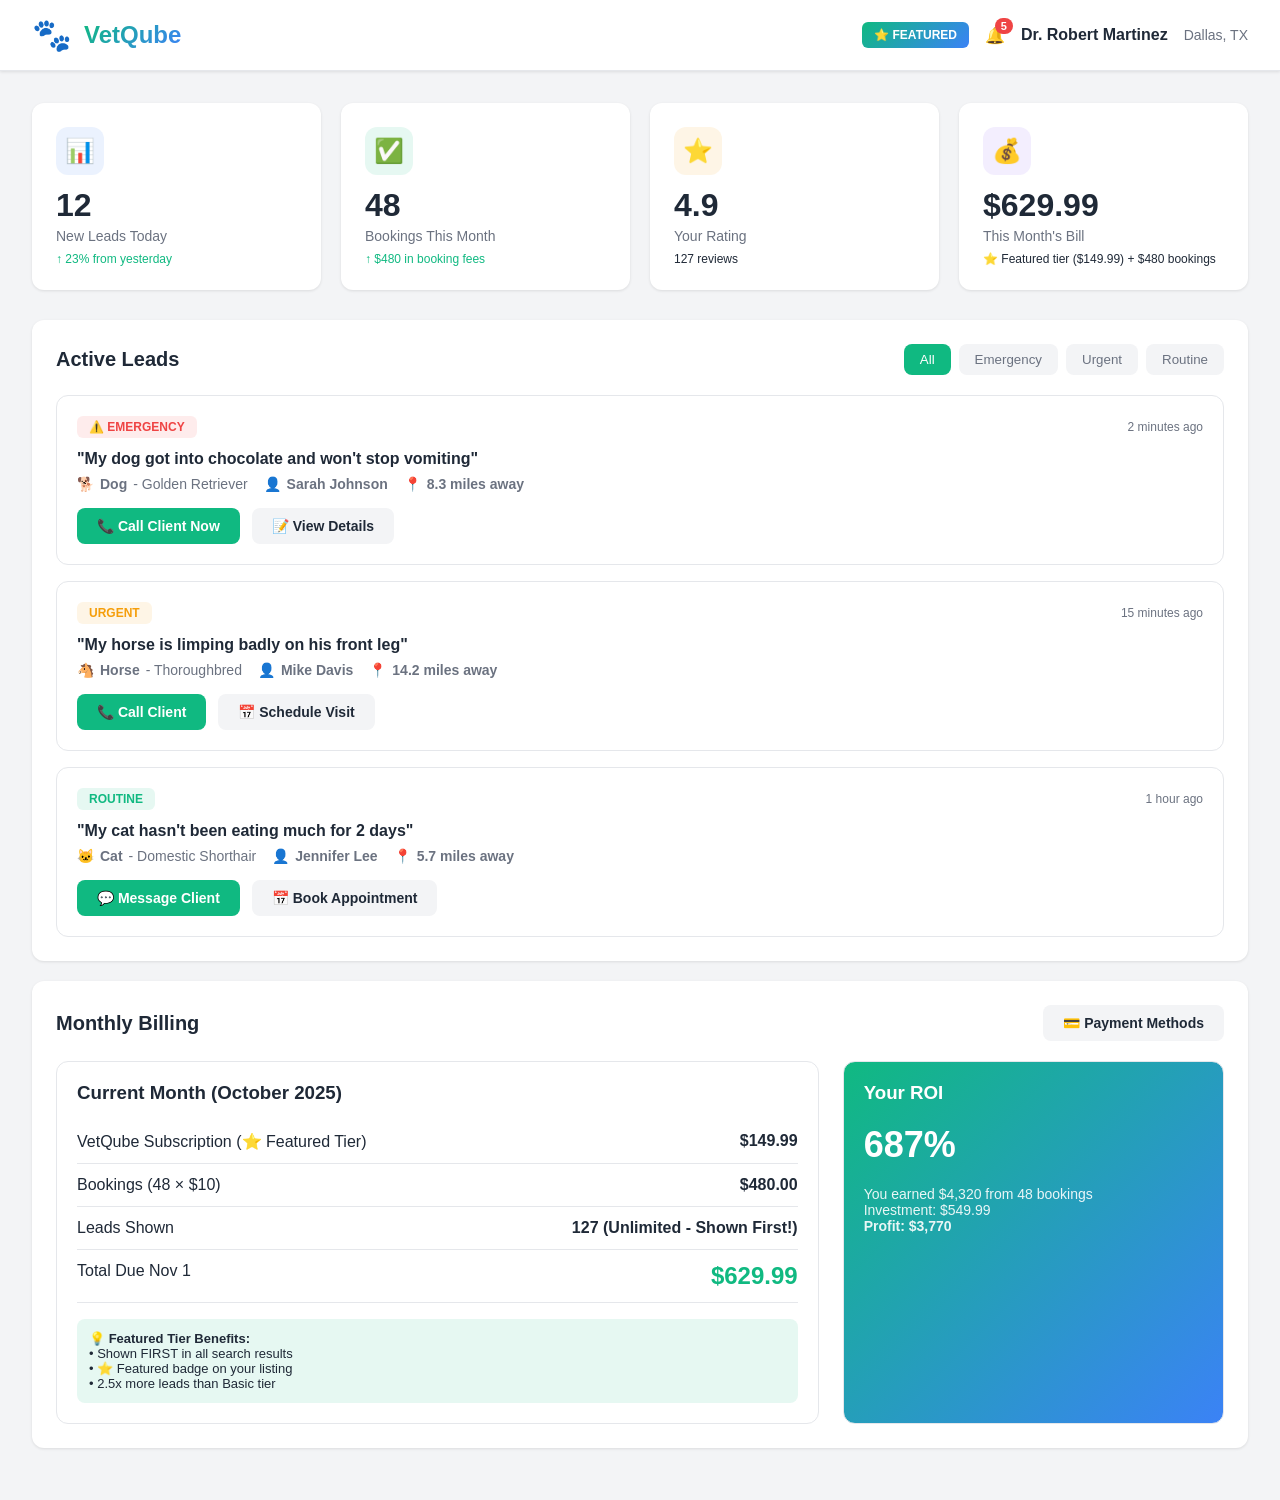
<file: vetqube/dashboard.html>
<!DOCTYPE html>
<html lang="en">
<head>
    <meta charset="UTF-8">
    <meta name="viewport" content="width=device-width, initial-scale=1.0">
    <title>VetQube - Your Lead Dashboard</title>
    
    <style>
        * {
            margin: 0;
            padding: 0;
            box-sizing: border-box;
        }

        :root {
            --primary: #10b981;
            --primary-dark: #059669;
            --secondary: #3b82f6;
            --danger: #ef4444;
            --warning: #f59e0b;
            --success: #10b981;
            --dark: #1f2937;
            --gray: #6b7280;
            --light-gray: #f3f4f6;
            --white: #ffffff;
        }

        body {
            font-family: -apple-system, BlinkMacSystemFont, "Segoe UI", Roboto, "Helvetica Neue", Arial, sans-serif;
            background: var(--light-gray);
            color: var(--dark);
        }

        /* Header */
        .header {
            background: var(--white);
            border-bottom: 1px solid #e5e7eb;
            padding: 1rem 2rem;
            display: flex;
            align-items: center;
            justify-content: space-between;
            box-shadow: 0 1px 3px rgba(0,0,0,0.1);
        }

        .logo {
            display: flex;
            align-items: center;
            gap: 12px;
        }

        .logo-icon {
            font-size: 32px;
        }

        .logo-text {
            font-size: 24px;
            font-weight: 700;
            background: linear-gradient(135deg, var(--primary), var(--secondary));
            -webkit-background-clip: text;
            -webkit-text-fill-color: transparent;
        }

        .user-menu {
            display: flex;
            align-items: center;
            gap: 16px;
        }

        .notification-badge {
            position: relative;
        }

        .notification-badge .badge {
            position: absolute;
            top: -8px;
            right: -8px;
            background: var(--danger);
            color: white;
            font-size: 11px;
            font-weight: 700;
            padding: 2px 6px;
            border-radius: 10px;
        }

        /* Main Layout */
        .container {
            max-width: 1400px;
            margin: 0 auto;
            padding: 2rem;
        }

        /* Stats Cards */
        .stats-grid {
            display: grid;
            grid-template-columns: repeat(auto-fit, minmax(250px, 1fr));
            gap: 20px;
            margin-bottom: 30px;
        }

        .stat-card {
            background: var(--white);
            padding: 24px;
            border-radius: 12px;
            box-shadow: 0 1px 3px rgba(0,0,0,0.1);
            transition: transform 0.2s;
        }

        .stat-card:hover {
            transform: translateY(-2px);
            box-shadow: 0 4px 6px rgba(0,0,0,0.1);
        }

        .stat-header {
            display: flex;
            align-items: center;
            gap: 12px;
            margin-bottom: 12px;
        }

        .stat-icon {
            width: 48px;
            height: 48px;
            border-radius: 12px;
            display: flex;
            align-items: center;
            justify-content: center;
            font-size: 24px;
        }

        .stat-icon.blue { background: rgba(59, 130, 246, 0.1); }
        .stat-icon.green { background: rgba(16, 185, 129, 0.1); }
        .stat-icon.yellow { background: rgba(245, 158, 11, 0.1); }
        .stat-icon.purple { background: rgba(139, 92, 246, 0.1); }

        .stat-value {
            font-size: 32px;
            font-weight: 700;
            color: var(--dark);
            margin-bottom: 4px;
        }

        .stat-label {
            font-size: 14px;
            color: var(--gray);
        }

        .stat-change {
            font-size: 12px;
            margin-top: 8px;
        }

        .stat-change.up {
            color: var(--success);
        }

        .stat-change.down {
            color: var(--danger);
        }

        /* Leads Section */
        .section {
            background: var(--white);
            border-radius: 12px;
            padding: 24px;
            margin-bottom: 20px;
            box-shadow: 0 1px 3px rgba(0,0,0,0.1);
        }

        .section-header {
            display: flex;
            align-items: center;
            justify-content: space-between;
            margin-bottom: 20px;
        }

        .section-title {
            font-size: 20px;
            font-weight: 700;
        }

        .filter-tabs {
            display: flex;
            gap: 8px;
        }

        .tab {
            padding: 8px 16px;
            border-radius: 8px;
            border: none;
            background: var(--light-gray);
            color: var(--gray);
            cursor: pointer;
            font-weight: 500;
            transition: all 0.2s;
        }

        .tab.active {
            background: var(--primary);
            color: white;
        }

        /* Lead Cards */
        .leads-list {
            display: flex;
            flex-direction: column;
            gap: 16px;
        }

        .lead-card {
            border: 1px solid #e5e7eb;
            border-radius: 12px;
            padding: 20px;
            transition: all 0.2s;
        }

        .lead-card:hover {
            box-shadow: 0 4px 6px rgba(0,0,0,0.1);
            border-color: var(--primary);
        }

        .lead-header {
            display: flex;
            align-items: center;
            justify-content: between;
            margin-bottom: 12px;
        }

        .lead-urgency {
            display: inline-block;
            padding: 4px 12px;
            border-radius: 6px;
            font-size: 12px;
            font-weight: 600;
            text-transform: uppercase;
        }

        .lead-urgency.emergency {
            background: rgba(239, 68, 68, 0.1);
            color: var(--danger);
        }

        .lead-urgency.urgent {
            background: rgba(245, 158, 11, 0.1);
            color: var(--warning);
        }

        .lead-urgency.routine {
            background: rgba(16, 185, 129, 0.1);
            color: var(--success);
        }

        .lead-time {
            font-size: 12px;
            color: var(--gray);
            margin-left: auto;
        }

        .lead-question {
            font-size: 16px;
            font-weight: 600;
            margin-bottom: 8px;
            color: var(--dark);
        }

        .lead-details {
            display: flex;
            gap: 16px;
            margin-bottom: 12px;
            font-size: 14px;
            color: var(--gray);
        }

        .lead-detail {
            display: flex;
            align-items: center;
            gap: 6px;
        }

        .lead-actions {
            display: flex;
            gap: 12px;
            margin-top: 16px;
        }

        .btn {
            padding: 10px 20px;
            border-radius: 8px;
            border: none;
            font-weight: 600;
            cursor: pointer;
            transition: all 0.2s;
            font-size: 14px;
        }

        .btn-primary {
            background: var(--primary);
            color: white;
        }

        .btn-primary:hover {
            background: var(--primary-dark);
        }

        .btn-secondary {
            background: var(--light-gray);
            color: var(--dark);
        }

        .btn-secondary:hover {
            background: #e5e7eb;
        }

        /* Billing Section */
        .billing-info {
            display: grid;
            grid-template-columns: 2fr 1fr;
            gap: 24px;
        }

        .billing-card {
            padding: 20px;
            border: 1px solid #e5e7eb;
            border-radius: 12px;
        }

        .billing-item {
            display: flex;
            justify-content: space-between;
            padding: 12px 0;
            border-bottom: 1px solid #e5e7eb;
        }

        .billing-item:last-child {
            border-bottom: none;
        }

        .billing-total {
            font-size: 24px;
            font-weight: 700;
            color: var(--primary);
        }

        /* Responsive */
        @media (max-width: 768px) {
            .stats-grid {
                grid-template-columns: 1fr;
            }

            .billing-info {
                grid-template-columns: 1fr;
            }

            .lead-details {
                flex-direction: column;
                gap: 8px;
            }
        }
    </style>
</head>
<body>
    <!-- Header -->
    <div class="header">
        <div class="logo">
            <div class="logo-icon">🐾</div>
            <div class="logo-text">VetQube</div>
        </div>
        
        <div class="user-menu">
            <div style="background: linear-gradient(135deg, var(--primary), var(--secondary)); color: white; padding: 6px 12px; border-radius: 6px; font-size: 12px; font-weight: 700;">
                ⭐ FEATURED
            </div>
            <div class="notification-badge">
                🔔
                <span class="badge">5</span>
            </div>
            <div style="font-weight: 600;">Dr. Robert Martinez</div>
            <div style="color: var(--gray); font-size: 14px;">Dallas, TX</div>
        </div>
    </div>

    <!-- Main Content -->
    <div class="container">
        <!-- Stats Cards -->
        <div class="stats-grid">
            <div class="stat-card">
                <div class="stat-header">
                    <div class="stat-icon blue">📊</div>
                </div>
                <div class="stat-value">12</div>
                <div class="stat-label">New Leads Today</div>
                <div class="stat-change up">↑ 23% from yesterday</div>
            </div>

            <div class="stat-card">
                <div class="stat-header">
                    <div class="stat-icon green">✅</div>
                </div>
                <div class="stat-value">48</div>
                <div class="stat-label">Bookings This Month</div>
                <div class="stat-change up">↑ $480 in booking fees</div>
            </div>

            <div class="stat-card">
                <div class="stat-header">
                    <div class="stat-icon yellow">⭐</div>
                </div>
                <div class="stat-value">4.9</div>
                <div class="stat-label">Your Rating</div>
                <div class="stat-change">127 reviews</div>
            </div>

            <div class="stat-card">
                <div class="stat-header">
                    <div class="stat-icon purple">💰</div>
                </div>
                <div class="stat-value">$629.99</div>
                <div class="stat-label">This Month's Bill</div>
                <div class="stat-change">⭐ Featured tier ($149.99) + $480 bookings</div>
            </div>
        </div>

        <!-- Active Leads -->
        <div class="section">
            <div class="section-header">
                <h2 class="section-title">Active Leads</h2>
                <div class="filter-tabs">
                    <button class="tab active">All</button>
                    <button class="tab">Emergency</button>
                    <button class="tab">Urgent</button>
                    <button class="tab">Routine</button>
                </div>
            </div>

            <div class="leads-list">
                <!-- Emergency Lead -->
                <div class="lead-card">
                    <div class="lead-header">
                        <span class="lead-urgency emergency">⚠️ Emergency</span>
                        <span class="lead-time">2 minutes ago</span>
                    </div>
                    <div class="lead-question">
                        "My dog got into chocolate and won't stop vomiting"
                    </div>
                    <div class="lead-details">
                        <div class="lead-detail">
                            🐕 <strong>Dog</strong> - Golden Retriever
                        </div>
                        <div class="lead-detail">
                            👤 <strong>Sarah Johnson</strong>
                        </div>
                        <div class="lead-detail">
                            📍 <strong>8.3 miles away</strong>
                        </div>
                    </div>
                    <div class="lead-actions">
                        <button class="btn btn-primary">📞 Call Client Now</button>
                        <button class="btn btn-secondary">📝 View Details</button>
                    </div>
                </div>

                <!-- Urgent Lead -->
                <div class="lead-card">
                    <div class="lead-header">
                        <span class="lead-urgency urgent">Urgent</span>
                        <span class="lead-time">15 minutes ago</span>
                    </div>
                    <div class="lead-question">
                        "My horse is limping badly on his front leg"
                    </div>
                    <div class="lead-details">
                        <div class="lead-detail">
                            🐴 <strong>Horse</strong> - Thoroughbred
                        </div>
                        <div class="lead-detail">
                            👤 <strong>Mike Davis</strong>
                        </div>
                        <div class="lead-detail">
                            📍 <strong>14.2 miles away</strong>
                        </div>
                    </div>
                    <div class="lead-actions">
                        <button class="btn btn-primary">📞 Call Client</button>
                        <button class="btn btn-secondary">📅 Schedule Visit</button>
                    </div>
                </div>

                <!-- Routine Lead -->
                <div class="lead-card">
                    <div class="lead-header">
                        <span class="lead-urgency routine">Routine</span>
                        <span class="lead-time">1 hour ago</span>
                    </div>
                    <div class="lead-question">
                        "My cat hasn't been eating much for 2 days"
                    </div>
                    <div class="lead-details">
                        <div class="lead-detail">
                            🐱 <strong>Cat</strong> - Domestic Shorthair
                        </div>
                        <div class="lead-detail">
                            👤 <strong>Jennifer Lee</strong>
                        </div>
                        <div class="lead-detail">
                            📍 <strong>5.7 miles away</strong>
                        </div>
                    </div>
                    <div class="lead-actions">
                        <button class="btn btn-primary">💬 Message Client</button>
                        <button class="btn btn-secondary">📅 Book Appointment</button>
                    </div>
                </div>
            </div>
        </div>

        <!-- Billing Section -->
        <div class="section">
            <div class="section-header">
                <h2 class="section-title">Monthly Billing</h2>
                <button class="btn btn-secondary">💳 Payment Methods</button>
            </div>

            <div class="billing-info">
                <div class="billing-card">
                    <h3 style="margin-bottom: 16px;">Current Month (October 2025)</h3>
                    
                    <div class="billing-item">
                        <span>VetQube Subscription (⭐ Featured Tier)</span>
                        <strong>$149.99</strong>
                    </div>
                    
                    <div class="billing-item">
                        <span>Bookings (48 × $10)</span>
                        <strong>$480.00</strong>
                    </div>
                    
                    <div class="billing-item">
                        <span>Leads Shown</span>
                        <strong>127 (Unlimited - Shown First!)</strong>
                    </div>
                    
                    <div class="billing-item">
                        <span>Total Due Nov 1</span>
                        <span class="billing-total">$629.99</span>
                    </div>
                    
                    <div style="margin-top: 16px; padding: 12px; background: rgba(16,185,129,0.1); border-radius: 8px; font-size: 13px;">
                        💡 <strong>Featured Tier Benefits:</strong><br>
                        • Shown FIRST in all search results<br>
                        • ⭐ Featured badge on your listing<br>
                        • 2.5x more leads than Basic tier
                    </div>
                </div>

                <div class="billing-card" style="background: linear-gradient(135deg, var(--primary), var(--secondary)); color: white;">
                    <h3 style="margin-bottom: 16px;">Your ROI</h3>
                    <div style="font-size: 36px; font-weight: 700; margin: 20px 0;">
                        687%
                    </div>
                    <p style="font-size: 14px; opacity: 0.9;">
                        You earned $4,320 from 48 bookings<br>
                        Investment: $549.99<br>
                        <strong>Profit: $3,770</strong>
                    </p>
                </div>
            </div>
        </div>
    </div>

    <script>
        // Simple tab filtering
        document.querySelectorAll('.tab').forEach(tab => {
            tab.addEventListener('click', function() {
                document.querySelectorAll('.tab').forEach(t => t.classList.remove('active'));
                this.classList.add('active');
                
                const filter = this.textContent.toLowerCase();
                console.log('Filter by:', filter);
                
                // In production, filter leads by urgency level
            });
        });

        // Simulate real-time lead updates
        setInterval(() => {
            const badge = document.querySelector('.badge');
            const currentCount = parseInt(badge.textContent);
            
            // Random chance of new lead
            if (Math.random() > 0.7) {
                badge.textContent = currentCount + 1;
                
                // Show notification (in production)
                console.log('🔔 New lead received!');
            }
        }, 10000); // Check every 10 seconds
    </script>
</body>
</html>
</file>
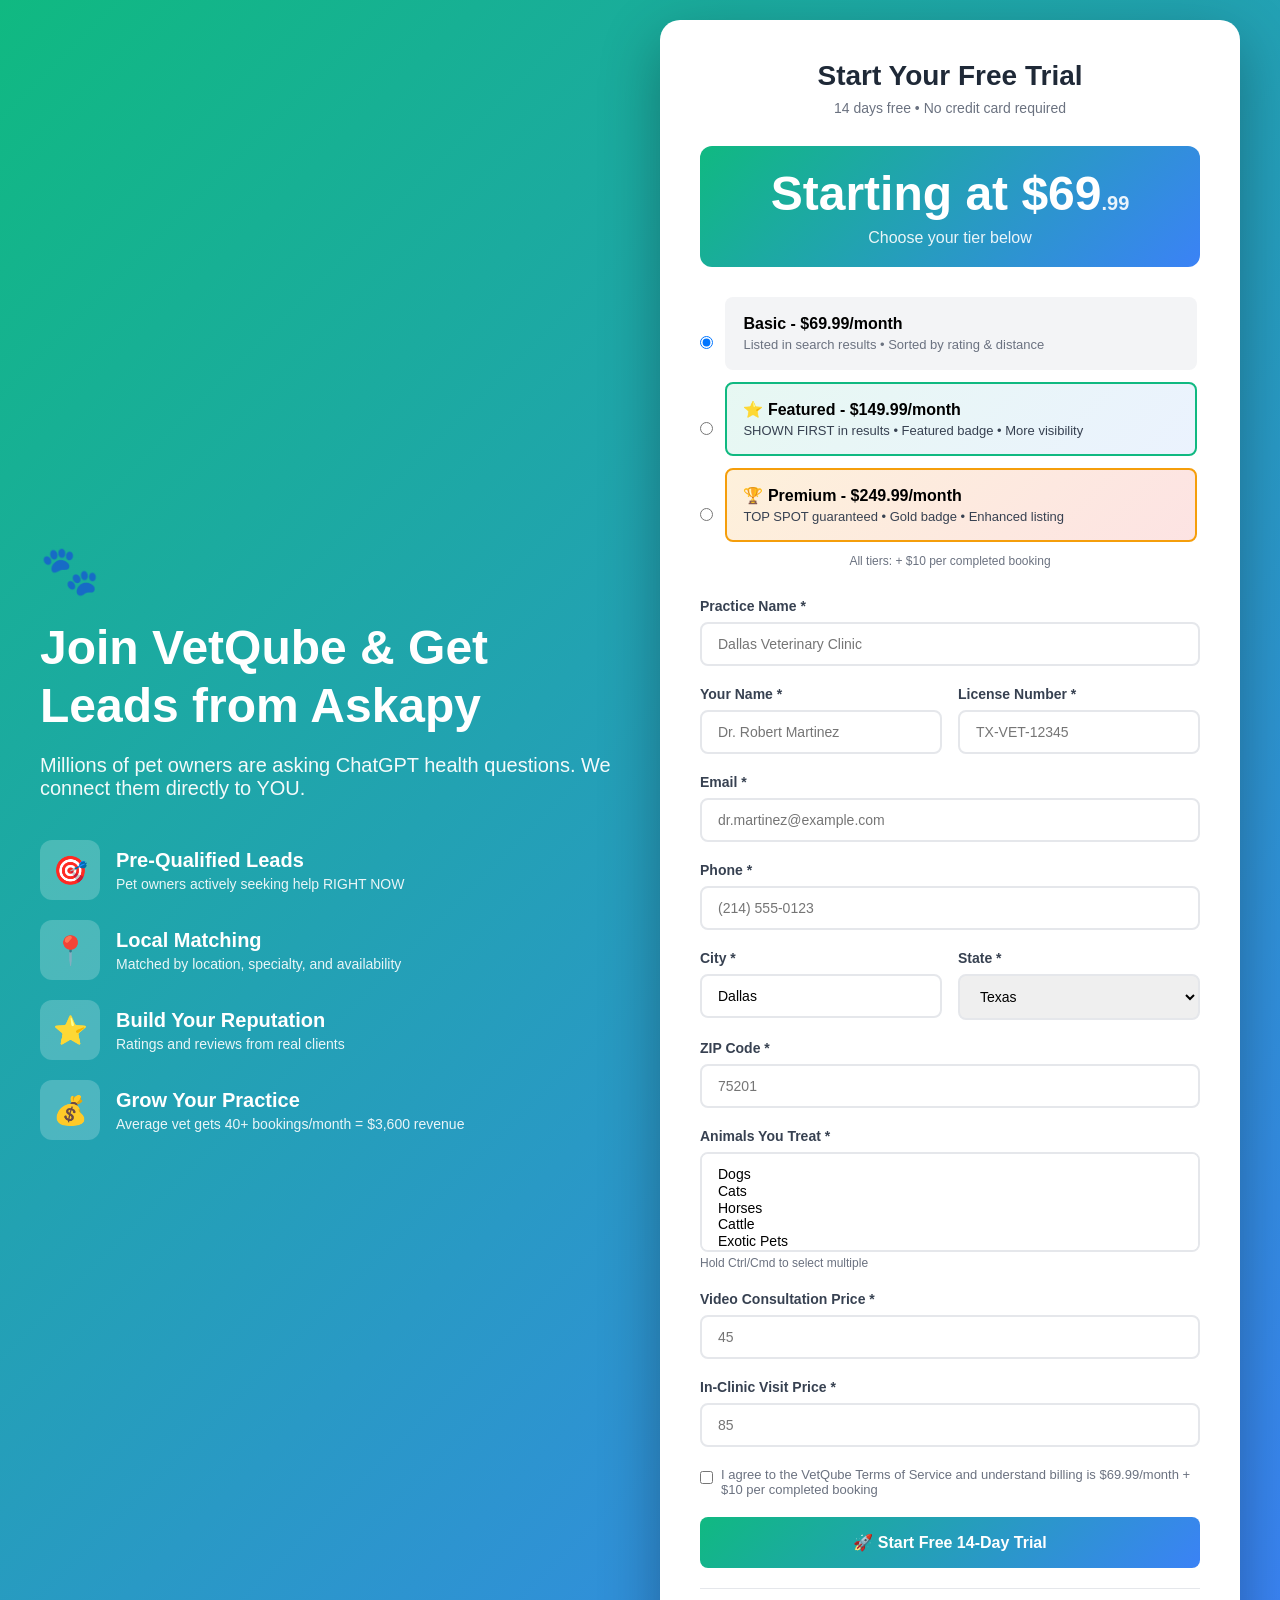
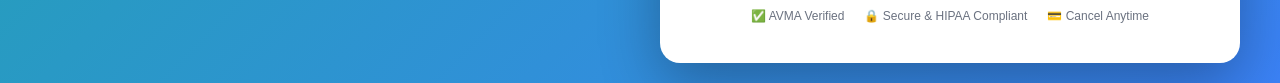
<file: vetqube/signup.html>
<!DOCTYPE html>
<html lang="en">
<head>
    <meta charset="UTF-8">
    <meta name="viewport" content="width=device-width, initial-scale=1.0">
    <title>Join VetQube - Start Getting Leads from Askapy</title>
    
    <style>
        * {
            margin: 0;
            padding: 0;
            box-sizing: border-box;
        }

        body {
            font-family: -apple-system, BlinkMacSystemFont, "Segoe UI", Roboto, sans-serif;
            background: linear-gradient(135deg, #10b981 0%, #3b82f6 100%);
            min-height: 100vh;
            display: flex;
            align-items: center;
            justify-content: center;
            padding: 20px;
        }

        .container {
            max-width: 1200px;
            width: 100%;
            display: grid;
            grid-template-columns: 1fr 1fr;
            gap: 40px;
            align-items: center;
        }

        /* Left Side - Marketing */
        .marketing {
            color: white;
        }

        .logo {
            font-size: 48px;
            margin-bottom: 20px;
        }

        .marketing h1 {
            font-size: 48px;
            margin-bottom: 20px;
            line-height: 1.2;
        }

        .marketing p {
            font-size: 20px;
            margin-bottom: 30px;
            opacity: 0.95;
        }

        .features {
            display: flex;
            flex-direction: column;
            gap: 20px;
            margin-top: 40px;
        }

        .feature {
            display: flex;
            align-items: center;
            gap: 16px;
        }

        .feature-icon {
            width: 60px;
            height: 60px;
            background: rgba(255,255,255,0.2);
            border-radius: 12px;
            display: flex;
            align-items: center;
            justify-content: center;
            font-size: 28px;
        }

        .feature-text h3 {
            font-size: 20px;
            margin-bottom: 4px;
        }

        .feature-text p {
            font-size: 14px;
            opacity: 0.9;
            margin: 0;
        }

        /* Right Side - Signup Form */
        .signup-card {
            background: white;
            border-radius: 20px;
            padding: 40px;
            box-shadow: 0 20px 60px rgba(0,0,0,0.3);
        }

        .signup-header {
            text-align: center;
            margin-bottom: 30px;
        }

        .signup-header h2 {
            font-size: 28px;
            margin-bottom: 8px;
            color: #1f2937;
        }

        .signup-header p {
            color: #6b7280;
            font-size: 14px;
        }

        .pricing-box {
            background: linear-gradient(135deg, #10b981, #3b82f6);
            color: white;
            padding: 20px;
            border-radius: 12px;
            margin-bottom: 30px;
            text-align: center;
        }

        .pricing-box .price {
            font-size: 48px;
            font-weight: 700;
            margin-bottom: 8px;
        }

        .pricing-box .price small {
            font-size: 20px;
            opacity: 0.9;
        }

        .pricing-box .subprice {
            font-size: 16px;
            opacity: 0.9;
        }

        .form-group {
            margin-bottom: 20px;
        }

        .form-group label {
            display: block;
            margin-bottom: 8px;
            font-weight: 600;
            color: #374151;
            font-size: 14px;
        }

        .form-group input,
        .form-group select {
            width: 100%;
            padding: 12px 16px;
            border: 2px solid #e5e7eb;
            border-radius: 8px;
            font-size: 14px;
            transition: border-color 0.2s;
        }

        .form-group input:focus,
        .form-group select:focus {
            outline: none;
            border-color: #10b981;
        }

        .form-row {
            display: grid;
            grid-template-columns: 1fr 1fr;
            gap: 16px;
        }

        .checkbox-group {
            display: flex;
            align-items: start;
            gap: 8px;
            margin: 20px 0;
        }

        .checkbox-group input {
            width: auto;
            margin-top: 4px;
        }

        .checkbox-group label {
            font-size: 13px;
            color: #6b7280;
            font-weight: normal;
        }

        .submit-btn {
            width: 100%;
            padding: 16px;
            background: linear-gradient(135deg, #10b981, #3b82f6);
            color: white;
            border: none;
            border-radius: 8px;
            font-size: 16px;
            font-weight: 700;
            cursor: pointer;
            transition: transform 0.2s;
        }

        .submit-btn:hover {
            transform: translateY(-2px);
        }

        .trust-badges {
            display: flex;
            justify-content: center;
            gap: 20px;
            margin-top: 20px;
            padding-top: 20px;
            border-top: 1px solid #e5e7eb;
            font-size: 12px;
            color: #6b7280;
        }

        .trust-badge {
            display: flex;
            align-items: center;
            gap: 6px;
        }

        /* Responsive */
        @media (max-width: 968px) {
            .container {
                grid-template-columns: 1fr;
            }

            .marketing {
                text-align: center;
            }

            .marketing h1 {
                font-size: 36px;
            }

            .features {
                align-items: center;
            }
        }
    </style>
</head>
<body>
    <div class="container">
        <!-- Left Side - Marketing -->
        <div class="marketing">
            <div class="logo">🐾</div>
            <h1>Join VetQube & Get Leads from Askapy</h1>
            <p>Millions of pet owners are asking ChatGPT health questions. We connect them directly to YOU.</p>

            <div class="features">
                <div class="feature">
                    <div class="feature-icon">🎯</div>
                    <div class="feature-text">
                        <h3>Pre-Qualified Leads</h3>
                        <p>Pet owners actively seeking help RIGHT NOW</p>
                    </div>
                </div>

                <div class="feature">
                    <div class="feature-icon">📍</div>
                    <div class="feature-text">
                        <h3>Local Matching</h3>
                        <p>Matched by location, specialty, and availability</p>
                    </div>
                </div>

                <div class="feature">
                    <div class="feature-icon">⭐</div>
                    <div class="feature-text">
                        <h3>Build Your Reputation</h3>
                        <p>Ratings and reviews from real clients</p>
                    </div>
                </div>

                <div class="feature">
                    <div class="feature-icon">💰</div>
                    <div class="feature-text">
                        <h3>Grow Your Practice</h3>
                        <p>Average vet gets 40+ bookings/month = $3,600 revenue</p>
                    </div>
                </div>
            </div>
        </div>

        <!-- Right Side - Signup Form -->
        <div class="signup-card">
            <div class="signup-header">
                <h2>Start Your Free Trial</h2>
                <p>14 days free • No credit card required</p>
            </div>

            <div class="pricing-box">
                <div class="price">Starting at $69<small>.99</small></div>
                <div class="subprice">Choose your tier below</div>
            </div>

            <!-- Tier Selection -->
            <div style="margin-bottom: 30px;">
                <div style="display: grid; gap: 12px;">
                    <!-- Basic Tier -->
                    <label style="cursor: pointer;">
                        <input type="radio" name="tier" value="basic" checked style="margin-right: 8px;">
                        <div style="display: inline-block; background: #f3f4f6; padding: 16px; border-radius: 8px; width: calc(100% - 28px); border: 2px solid transparent; transition: all 0.2s;" onmouseover="this.style.borderColor='#10b981'" onmouseout="if(!this.previousElementSibling.checked) this.style.borderColor='transparent'">
                            <div style="font-weight: 700; font-size: 16px; margin-bottom: 4px;">Basic - $69.99/month</div>
                            <div style="font-size: 13px; color: #6b7280;">Listed in search results • Sorted by rating & distance</div>
                        </div>
                    </label>

                    <!-- Featured Tier -->
                    <label style="cursor: pointer;">
                        <input type="radio" name="tier" value="featured" style="margin-right: 8px;">
                        <div style="display: inline-block; background: linear-gradient(135deg, rgba(16,185,129,0.1), rgba(59,130,246,0.1)); padding: 16px; border-radius: 8px; width: calc(100% - 28px); border: 2px solid #10b981;">
                            <div style="font-weight: 700; font-size: 16px; margin-bottom: 4px;">⭐ Featured - $149.99/month</div>
                            <div style="font-size: 13px; color: #374151;">SHOWN FIRST in results • Featured badge • More visibility</div>
                        </div>
                    </label>

                    <!-- Premium Tier -->
                    <label style="cursor: pointer;">
                        <input type="radio" name="tier" value="premium" style="margin-right: 8px;">
                        <div style="display: inline-block; background: linear-gradient(135deg, rgba(245,158,11,0.15), rgba(239,68,68,0.15)); padding: 16px; border-radius: 8px; width: calc(100% - 28px); border: 2px solid #f59e0b;">
                            <div style="font-weight: 700; font-size: 16px; margin-bottom: 4px;">🏆 Premium - $249.99/month</div>
                            <div style="font-size: 13px; color: #374151;">TOP SPOT guaranteed • Gold badge • Enhanced listing</div>
                        </div>
                    </label>
                </div>
                <div style="margin-top: 12px; font-size: 12px; color: #6b7280; text-align: center;">
                    All tiers: + $10 per completed booking
                </div>
            </div>

            <form id="signupForm">
                <!-- Practice Info -->
                <div class="form-group">
                    <label>Practice Name *</label>
                    <input type="text" required placeholder="Dallas Veterinary Clinic">
                </div>

                <div class="form-row">
                    <div class="form-group">
                        <label>Your Name *</label>
                        <input type="text" required placeholder="Dr. Robert Martinez">
                    </div>

                    <div class="form-group">
                        <label>License Number *</label>
                        <input type="text" required placeholder="TX-VET-12345">
                    </div>
                </div>

                <!-- Contact -->
                <div class="form-group">
                    <label>Email *</label>
                    <input type="email" required placeholder="dr.martinez@example.com">
                </div>

                <div class="form-group">
                    <label>Phone *</label>
                    <input type="tel" required placeholder="(214) 555-0123">
                </div>

                <!-- Location -->
                <div class="form-row">
                    <div class="form-group">
                        <label>City *</label>
                        <input type="text" required placeholder="Dallas" value="Dallas">
                    </div>

                    <div class="form-group">
                        <label>State *</label>
                        <select required>
                            <option value="TX" selected>Texas</option>
                            <option value="CA">California</option>
                            <option value="NY">New York</option>
                            <!-- Add more states -->
                        </select>
                    </div>
                </div>

                <div class="form-group">
                    <label>ZIP Code *</label>
                    <input type="text" required placeholder="75201">
                </div>

                <!-- Specialties -->
                <div class="form-group">
                    <label>Animals You Treat *</label>
                    <select multiple style="height: 100px;">
                        <option value="dogs">Dogs</option>
                        <option value="cats">Cats</option>
                        <option value="horses">Horses</option>
                        <option value="cattle">Cattle</option>
                        <option value="exotics">Exotic Pets</option>
                    </select>
                    <small style="color: #6b7280; font-size: 12px;">Hold Ctrl/Cmd to select multiple</small>
                </div>

                <!-- Services -->
                <div class="form-group">
                    <label>Video Consultation Price *</label>
                    <input type="number" required placeholder="45" min="0" step="5">
                </div>

                <div class="form-group">
                    <label>In-Clinic Visit Price *</label>
                    <input type="number" required placeholder="85" min="0" step="5">
                </div>

                <!-- Terms -->
                <div class="checkbox-group">
                    <input type="checkbox" id="terms" required>
                    <label for="terms">
                        I agree to the VetQube Terms of Service and understand billing is $69.99/month + $10 per completed booking
                    </label>
                </div>

                <button type="submit" class="submit-btn">
                    🚀 Start Free 14-Day Trial
                </button>

                <div class="trust-badges">
                    <div class="trust-badge">
                        ✅ AVMA Verified
                    </div>
                    <div class="trust-badge">
                        🔒 Secure & HIPAA Compliant
                    </div>
                    <div class="trust-badge">
                        💳 Cancel Anytime
                    </div>
                </div>
            </form>
        </div>
    </div>

    <script>
        document.getElementById('signupForm').addEventListener('submit', function(e) {
            e.preventDefault();
            
            // In production, send to backend API
            console.log('Vet signup submitted!');
            
            // Show success message
            alert('🎉 Welcome to VetQube!\n\nYour 14-day free trial has started.\nCheck your email for next steps and dashboard access.');
            
            // Redirect to dashboard
            window.location.href = '/vetqube/dashboard.html';
        });
    </script>
</body>
</html>
</file>
<file: waitd-mvp/styles.css>
:root {
  --bg: #0e1116;
  --panel: #171a21;
  --text: #e8eef9;
  --muted: #9fb0c9;
  --brand: #7bd88f;
  --accent: #7aa2f7;
  --warn: #f6c177;
  --danger: #eb6f92;
  --grid: #273142;
}

* { box-sizing: border-box; }
html, body { height: 100%; }
body {
  margin: 0;
  font-family: system-ui, -apple-system, Segoe UI, Roboto, sans-serif;
  background: var(--bg);
  color: var(--text);
}

.app-header {
  display: flex;
  align-items: center;
  justify-content: space-between;
  padding: 12px 16px;
  border-bottom: 1px solid var(--grid);
  position: sticky;
  top: 0;
  background: rgba(14, 17, 22, 0.9);
  backdrop-filter: blur(6px);
}
.brand { display: flex; align-items: center; gap: 10px; }
.brand .logo { font-size: 22px; }
.brand h1 { margin: 0; font-size: 18px; font-weight: 600; }
.header-actions { display: flex; gap: 8px; align-items: center; }
button, .link, select, input {
  background: var(--panel);
  color: var(--text);
  border: 1px solid var(--grid);
  border-radius: 8px;
  padding: 8px 10px;
}
button:hover, .link:hover { border-color: var(--accent); }

.layout { display: grid; grid-template-columns: 320px 1fr; min-height: calc(100vh - 60px); }
.sidebar { padding: 12px; border-right: 1px solid var(--grid); }
.panel { background: var(--panel); padding: 12px; border: 1px solid var(--grid); border-radius: 12px; margin-bottom: 12px; }
.panel h2 { margin: 0 0 8px; font-size: 14px; color: var(--muted); font-weight: 600; }
label { display: grid; grid-template-columns: 1fr 1fr; align-items: center; gap: 8px; margin: 8px 0; }
label.checkbox { grid-template-columns: auto 1fr; gap: 8px; }

.content { padding: 12px; }
.kpis { display: grid; grid-template-columns: repeat(4, 1fr); gap: 10px; margin-bottom: 12px; }
.kpi { background: var(--panel); border: 1px solid var(--grid); border-radius: 12px; padding: 12px; }
.kpi-label { color: var(--muted); font-size: 12px; }
.kpi-value { font-size: 20px; font-weight: 700; margin-top: 4px; }

.board { display: grid; grid-template-columns: 2fr 1fr; gap: 12px; }
.board-col { background: var(--panel); border: 1px solid var(--grid); border-radius: 12px; padding: 12px; }
.board-col h3 { margin: 0 0 10px; font-size: 14px; color: var(--muted); }

.timeline { position: relative; height: 600px; border: 1px dashed var(--grid); border-radius: 8px; background: linear-gradient(180deg, rgba(122,162,247,0.05) 0, transparent 60%),
  repeating-linear-gradient( to bottom, transparent, transparent 29px, rgba(255,255,255,0.05) 30px ); overflow: hidden; }
.time-axis { position: absolute; left: 0; right: 0; top: 0; height: 100%; pointer-events: none; }
.time-label { position: absolute; left: 4px; font-size: 10px; color: var(--muted); transform: translateY(-50%); }
.slot { position: absolute; left: 80px; right: 10px; border-radius: 8px; border: 1px solid var(--grid); padding: 6px 8px; background: #1e2430; }
.slot .title { font-weight: 700; font-size: 12px; }
.slot .meta { font-size: 11px; color: var(--muted); margin-top: 2px; }
.slot.low { background: rgba(123, 216, 143, 0.15); border-color: rgba(123,216,143,0.4); }
.slot.medium { background: rgba(246, 193, 119, 0.15); border-color: rgba(246,193,119,0.4); }
.slot.high { background: rgba(235, 111, 146, 0.15); border-color: rgba(235,111,146,0.4); }
.slot.emergency { outline: 2px dashed var(--danger); }

.stops { margin: 0; padding-left: 18px; line-height: 1.5; }
.stops li { margin-bottom: 8px; }
.stops .dist { color: var(--muted); font-size: 12px; }

.modal.hidden { display: none; }
.modal { position: fixed; inset: 0; display: grid; place-items: center; background: rgba(0,0,0,0.6); }
.modal-card { width: 440px; background: var(--panel); border: 1px solid var(--grid); border-radius: 12px; overflow: hidden; }
.modal-header { display: flex; align-items: center; justify-content: space-between; padding: 12px; border-bottom: 1px solid var(--grid); }
.modal-body { padding: 12px; }
.modal-footer { padding: 12px; border-top: 1px solid var(--grid); display: flex; justify-content: flex-end; }

@media print {
  .sidebar, .app-header, .modal { display: none !important; }
  .layout { grid-template-columns: 1fr; }
  body { background: white; color: black; }
  .board-col, .kpi { border-color: #ccc; }
}
</file>
